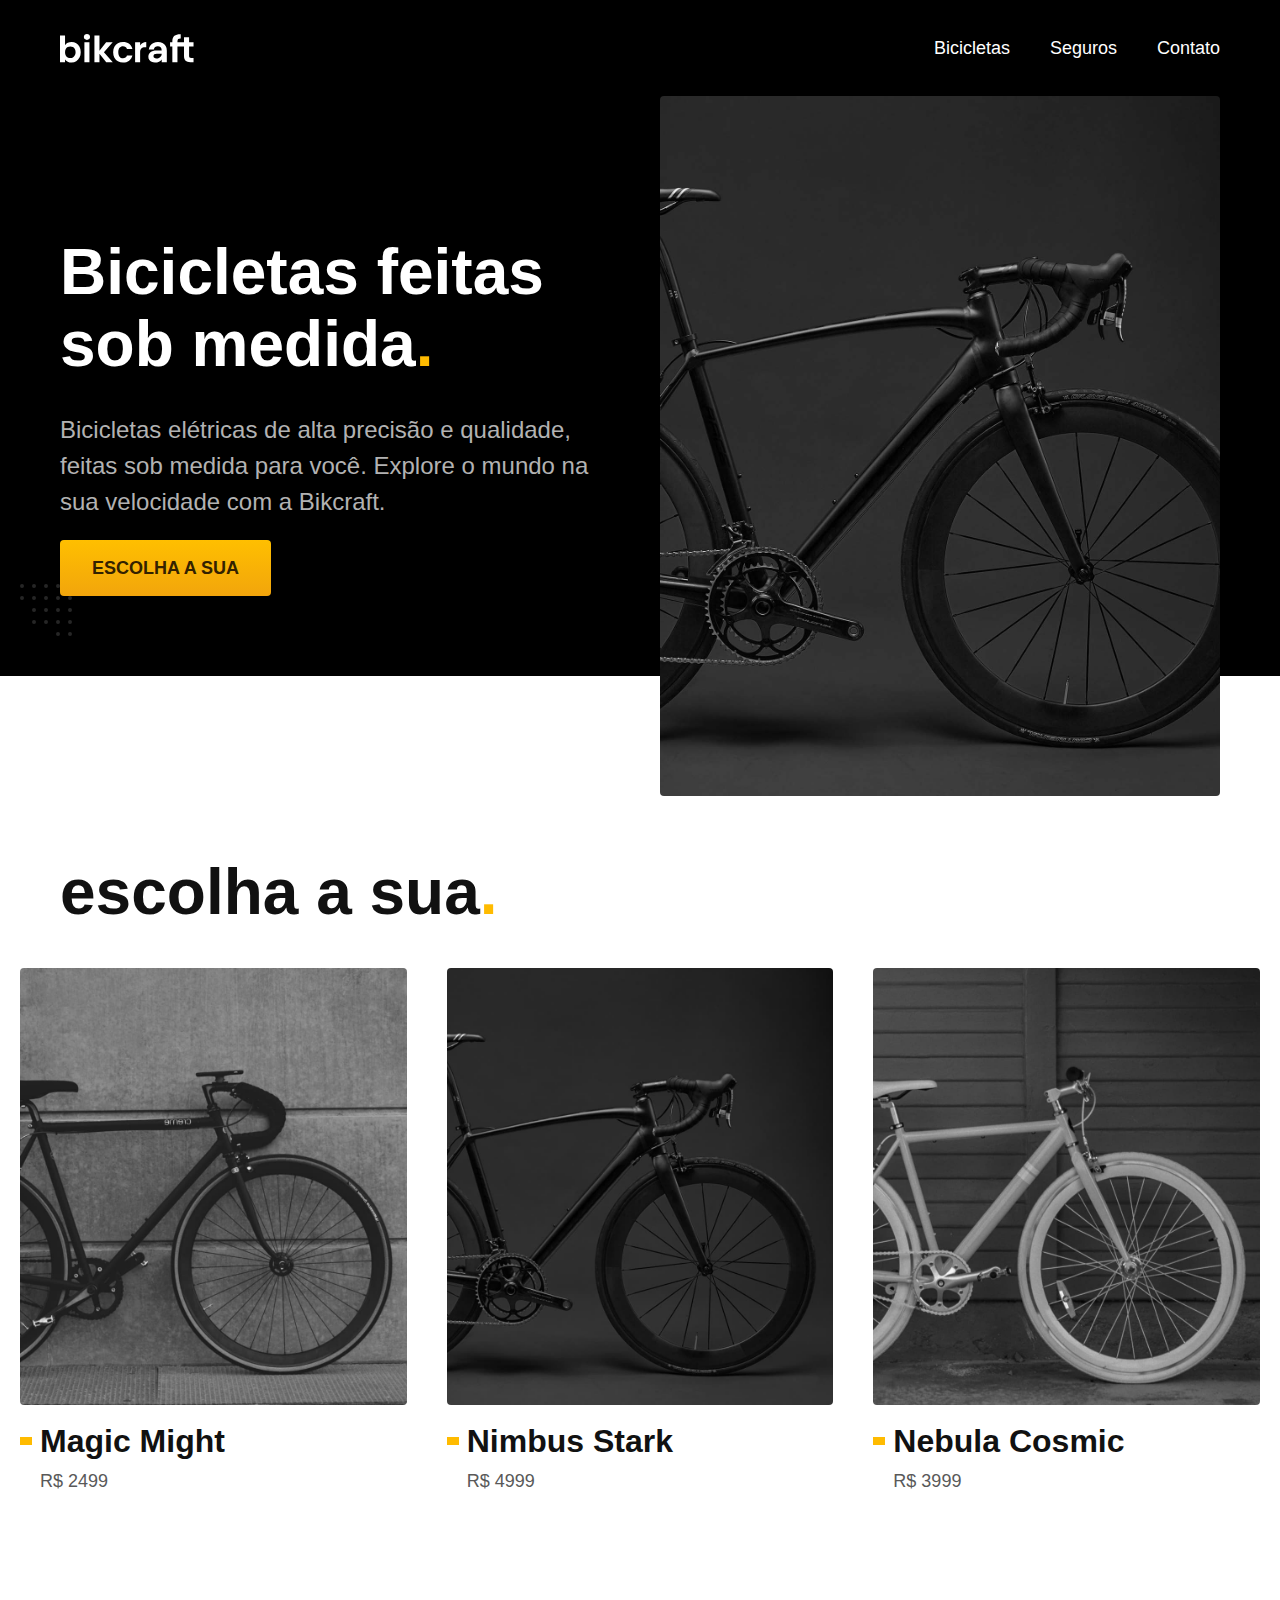
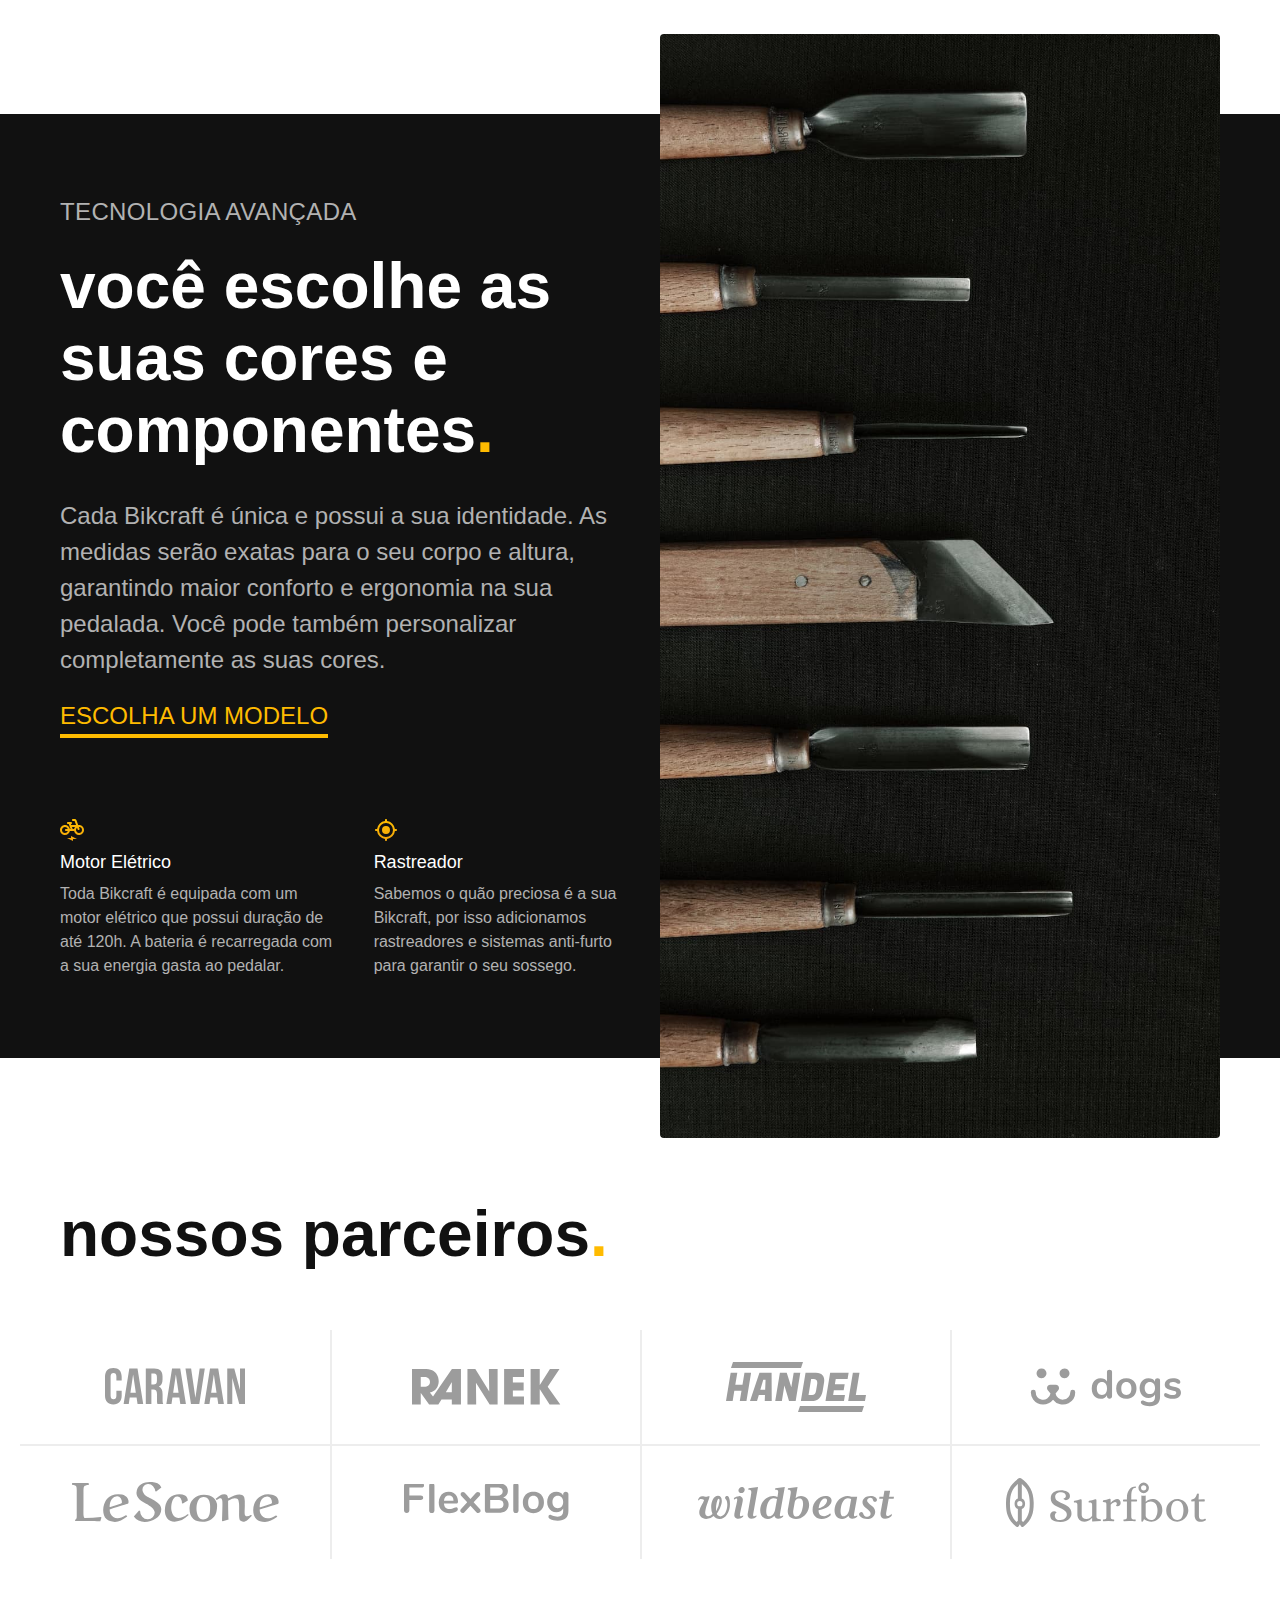
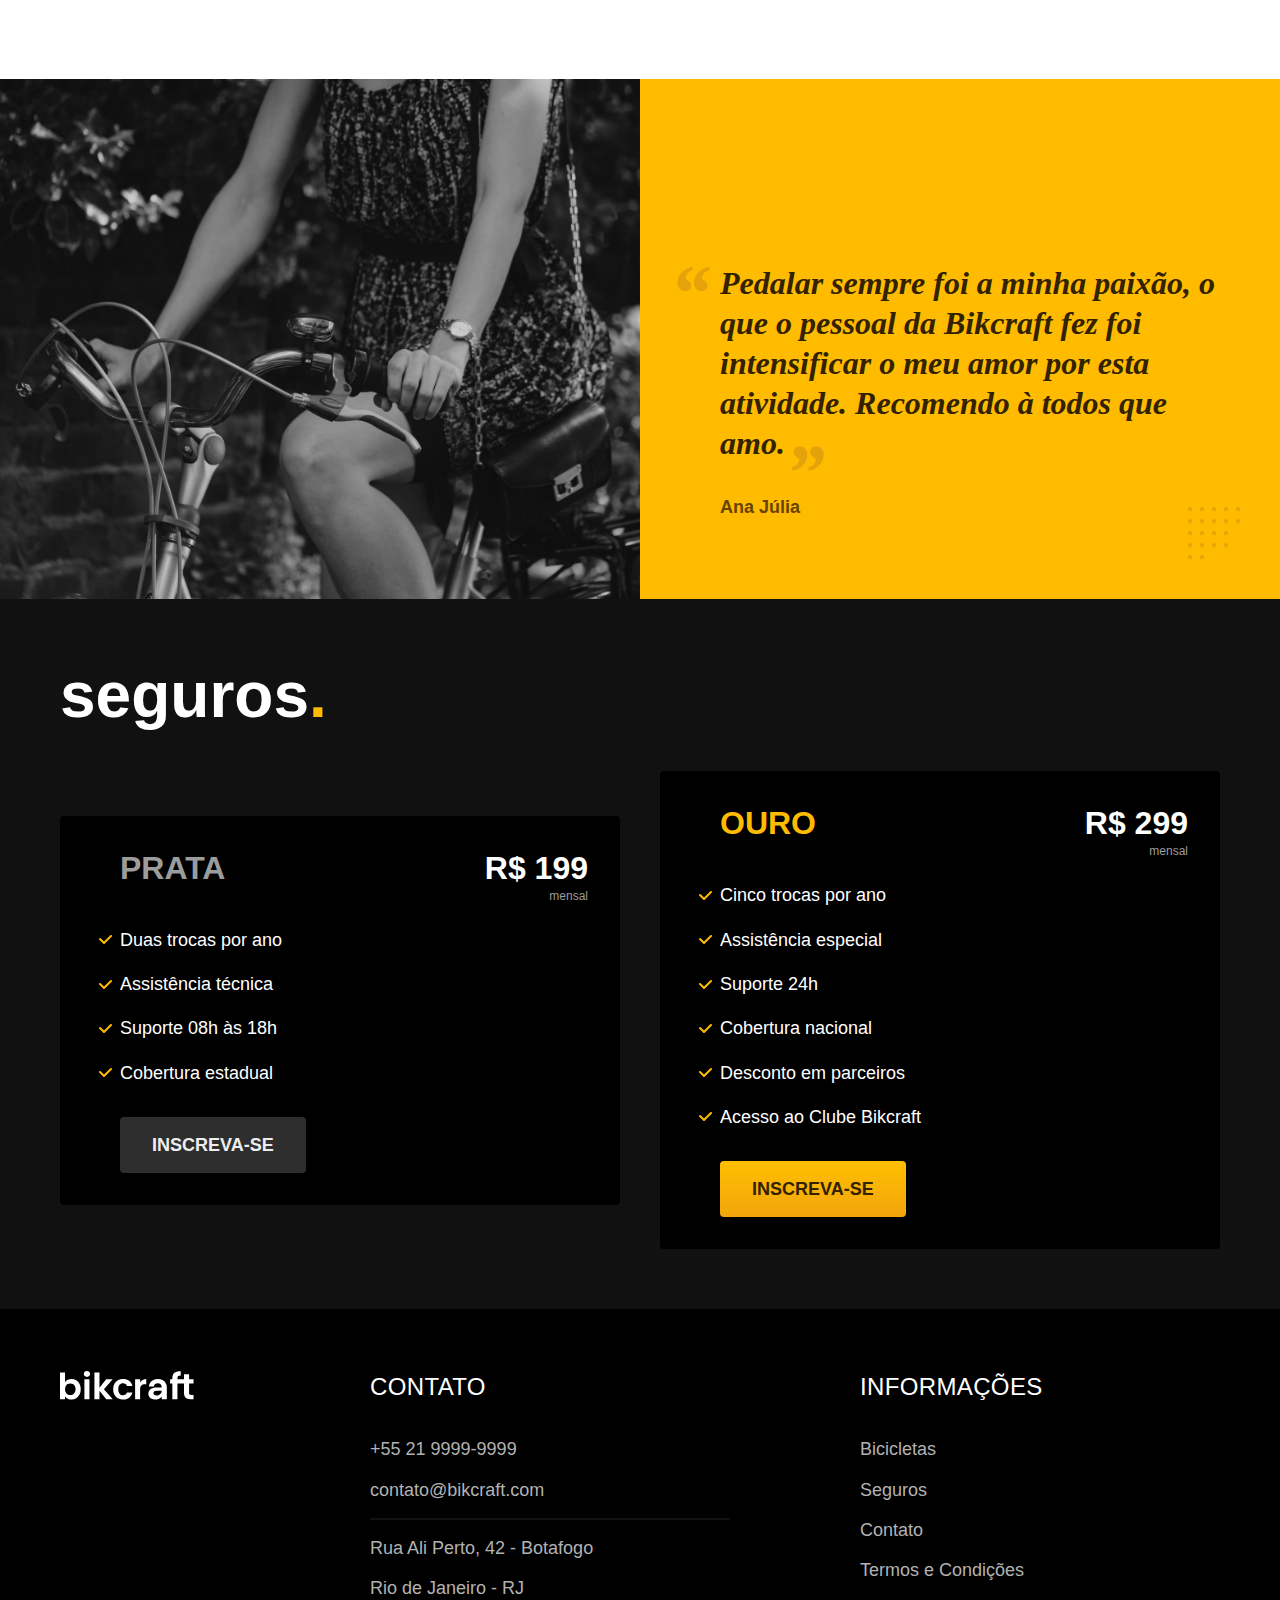
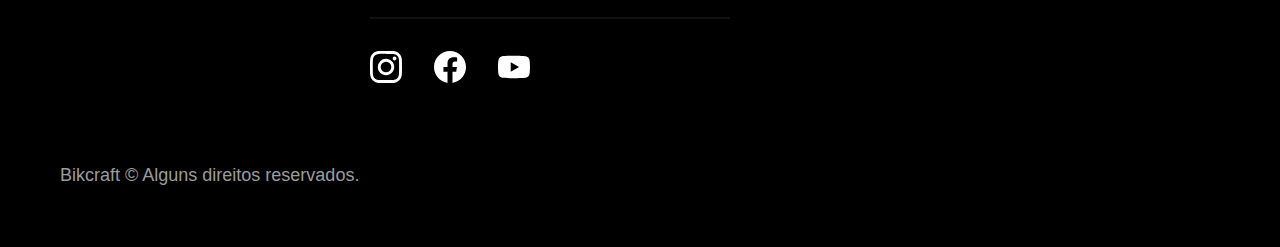
<file: index.html>
<!DOCTYPE html>
<html lang="pt-br">

<head>
  <meta charset="UTF-8">
  <meta name="viewport" content="width=device-width, initial-scale=1.0">

  <title>Bikcraft - Bicicletas Elétricas</title>
  <meta name="description" content="Bicicletas elétricas de alta precisão e qualidade, feitas sob medida para o cliente. Explore o mundo na sua velocidade com a Bikcraft.">

  <link rel="preload" href="css/style.css" as="style">
  <link rel="stylesheet" href="css/style.css">
</head>

<body>
  <header class="header-bg">
    <div class="header container">
      <a href="../bikcraft">
        <img src="img/bikcraft.svg" width="136" height="32" alt="Bikcraft">
      </a>

      <nav aria-label="primaria">
        <ul class="header-menu font-1-m cor-0">
          <li><a href="bicicletas.html">Bicicletas</a></li>
          <li><a href="seguros.html">Seguros</a></li>
          <li><a href="contato.html">Contato</a></li>
        </ul>
      </nav>
    </div>
  </header>

  <main class="introducao-bg">
    <div class="introducao container">
      <div class="introducao-conteudo">
        <h1 class="font-1-xxl cor-0">Bicicletas feitas sob medida<span class="cor-p1">.</span></h1>
        <p class="font-2-l cor-5">Bicicletas elétricas de alta precisão e qualidade, feitas sob medida para você. Explore o mundo na sua velocidade com a Bikcraft.</p>
        <a class="botao" href="bicicletas.html">Escolha a sua</a>
      </div>
      <picture>
        <source media="(max-width: 800px)" srcset="./img/bicicletas/nimbus.jpg">
        <img src="img/fotos/introducao.jpg" width="1280" height="1600" alt="Bicicleta elétrica preta.">
      </picture>
    </div>
  </main>

  <article class="bicicletas-lista">
    <h2 class="container font-1-xxl">escolha a sua<span class="cor-p1">.</span></h2>

    <ul>
      <li>
        <a href="bicicletas/magic.html">
          <img src="img/bicicletas/magic-home.jpg" alt="Bicicleta preta" width="920" height="1040">
          <h3 class="font-1-xl">Magic Might</h3>
          <span class="font-2-m cor-8">R$ 2499</span>
        </a>
      </li>
      <li>
        <a href="bicicletas/nimbus.html">
          <img src="img/bicicletas/nimbus-home.jpg" alt="Bicicleta preta" width="920" height="1040">
          <h3 class="font-1-xl">Nimbus Stark</h3>
          <span class="font-2-m cor-8">R$ 4999</span>
        </a>
      </li>
      <li>
        <a href="bicicletas/nebula.html">
          <img src="img/bicicletas/nebula-home.jpg" alt="Bicicleta preta" width="920" height="1040">
          <h3 class="font-1-xl">Nebula Cosmic</h3>
          <span class="font-2-m cor-8">R$ 3999</span>
        </a>
      </li>
    </ul>
  </article>

  <article class="tecnologia-bg">
    <div class="tecnologia container">
      <div class="tecnologia-conteudo">
        <span class="font-2-l-b cor-5">Tecnologia Avançada</span>
        <h2 class="font-1-xxl cor-0">você escolhe as suas cores e componentes<span class="cor-p1">.</span></h2>
        <p class="font-2-l cor-5">Cada Bikcraft é única e possui a sua identidade. As medidas serão exatas para o seu corpo e altura, garantindo maior conforto e ergonomia na sua pedalada. Você pode também personalizar completamente as suas cores.</p>
        <a class="link" href="bicicletas.html">Escolha um modelo</a>
        <div class="tecnologia-vantagens">
          <div>
            <img src="img/icones/eletrica.svg" width="24" height="24" alt="">
            <h3 class="font-1-m cor-0">Motor Elétrico</h3>
            <p class="font-2-s cor-5">Toda Bikcraft é equipada com um motor elétrico que possui duração de até 120h. A bateria é recarregada com a sua energia gasta ao pedalar.</p>
          </div>
          <div>
            <img src="img/icones/rastreador.svg" width="24" height="24" alt="">
            <h3 class="font-1-m cor-0">Rastreador</h3>
            <p class="font-2-s cor-5">Sabemos o quão preciosa é a sua Bikcraft, por isso adicionamos rastreadores e sistemas anti-furto para garantir o seu sossego.</p>
          </div>
        </div>
      </div>
      <div class="tecnologia-imagem">
        <img src="img/fotos/tecnologia.jpg" width="1200" height="1920" alt="">
      </div>
    </div>
  </article>

  <section class="parceiros" aria-label="Nossos Parceiros">
    <h2 class="container font-1-xxl">nossos parceiros<span class="cor-p1">.</span></h2>

    <ul>
      <li><img src="img/parceiros/caravan.svg" alt="Caravan" width="140" height="38"></li>
      <li><img src="img/parceiros/ranek.svg" alt="Ranek" width="149" height="36"></li>
      <li><img src="img/parceiros/handel.svg" alt="Handel" width="140" height="50"></li>
      <li><img src="img/parceiros/dogs.svg" alt="Dogs" width="152" height="39"></li>
      <li><img src="img/parceiros/lescone.svg" alt="LeScone" width="208" height="41"></li>
      <li><img src="img/parceiros/flexblog.svg" alt="FlexBlog" width="165" height="38"></li>
      <li><img src="img/parceiros/wildbeast.svg" alt="Wildbeast" width="196" height="34"></li>
      <li><img src="img/parceiros/surfbot.svg" alt="Surfbot" width="200" height="49"></li>
    </ul>
  </section>

  <section class="depoimento" aria-label="Depoimento">
    <div>
      <img src="img/fotos/depoimento.jpg" width="1560" height="1360" alt="Pessoa pedalando uma bicicleta Bikcraft">
    </div>
    <div class="depoimento-conteudo">
      <blockquote class="font-1-xl cor-p5">
        <p>Pedalar sempre foi a minha paixão, o que o pessoal da Bikcraft fez foi intensificar o meu amor por esta atividade. Recomendo à todos que amo.</p>
      </blockquote>
      <span class="font-1-m-b cor-p4">Ana Júlia</span>
    </div>
  </section>

  <article class="seguros-bg">
    <div class="seguros container">
      <h2 class="font-1-xxl cor-0">seguros<span class="cor-p1">.</span></h2>
      <div class="seguros-item">
        <h3 class="font-1-xl cor-6">PRATA</h3>
        <span class="font-1-xl cor-0">R$ 199 <span class="font-1-xs cor-6">mensal</span></span>
        <ul class="font-2-m cor-0">
          <li>Duas trocas por ano</li>
          <li>Assistência técnica</li>
          <li>Suporte 08h às 18h</li>
          <li>Cobertura estadual</li>
        </ul>
        <a class="botao secundario" href="orcamento.html">Inscreva-se</a>
      </div>

      <div class="seguros-item">
        <h3 class="font-1-xl cor-p1">OURO</h3>
        <span class="font-1-xl cor-0">R$ 299 <span class="font-1-xs cor-6">mensal</span></span>
        <ul class="font-2-m cor-0">
          <li>Cinco trocas por ano</li>
          <li>Assistência especial</li>
          <li>Suporte 24h</li>
          <li>Cobertura nacional</li>
          <li>Desconto em parceiros</li>
          <li>Acesso ao Clube Bikcraft</li>
        </ul>
        <a class="botao" href="orcamento.html">Inscreva-se</a>
      </div>
    </div>
  </article>

  <footer class="footer-bg">
    <div class="footer container">
      <img src="img/bikcraft.svg" width="136" height="32" alt="Bikcraft">
      <div class="footer-contato">
        <h3 class="font-2-l-b cor-0">Contato</h3>
        <ul class="font-2-m cor-5">
          <li><a href="tel:+552199999999">+55 21 9999-9999</a></li>
          <li><a href="mailto:contato@bikcraft.com">contato@bikcraft.com</a></li>
          <li>Rua Ali Perto, 42 - Botafogo</li>
          <li>Rio de Janeiro - RJ</li>
        </ul>
        <div class="footer-redes">
          <a href="../bikcraft">
            <img src="img/redes/instagram.svg" width="32" height="32" alt="Instagram">
          </a>
          <a href="../bikcraft">
            <img src="img/redes/facebook.svg" width="32" height="32" alt="Facebook">
          </a>
          <a href="../bikcraft">
            <img src="img/redes/youtube.svg" width="32" height="32" alt="Youtube">
          </a>
        </div>
      </div>
      <div class="footer-informacoes">
        <h3 class="font-2-l-b cor-0">Informações</h3>
        <nav>
          <ul class="font-1-m cor-5">
            <li><a href="bicicletas.html">Bicicletas</a></li>
            <li><a href="seguros.html">Seguros</a></li>
            <li><a href="contato.html">Contato</a></li>
            <li><a href="termos.html">Termos e Condições</a></li>
          </ul>
        </nav>
      </div>
      <p class="footer-copy font-2-m cor-6">Bikcraft © Alguns direitos reservados.</p>
    </div>
  </footer>
</body>

</html>
</file>
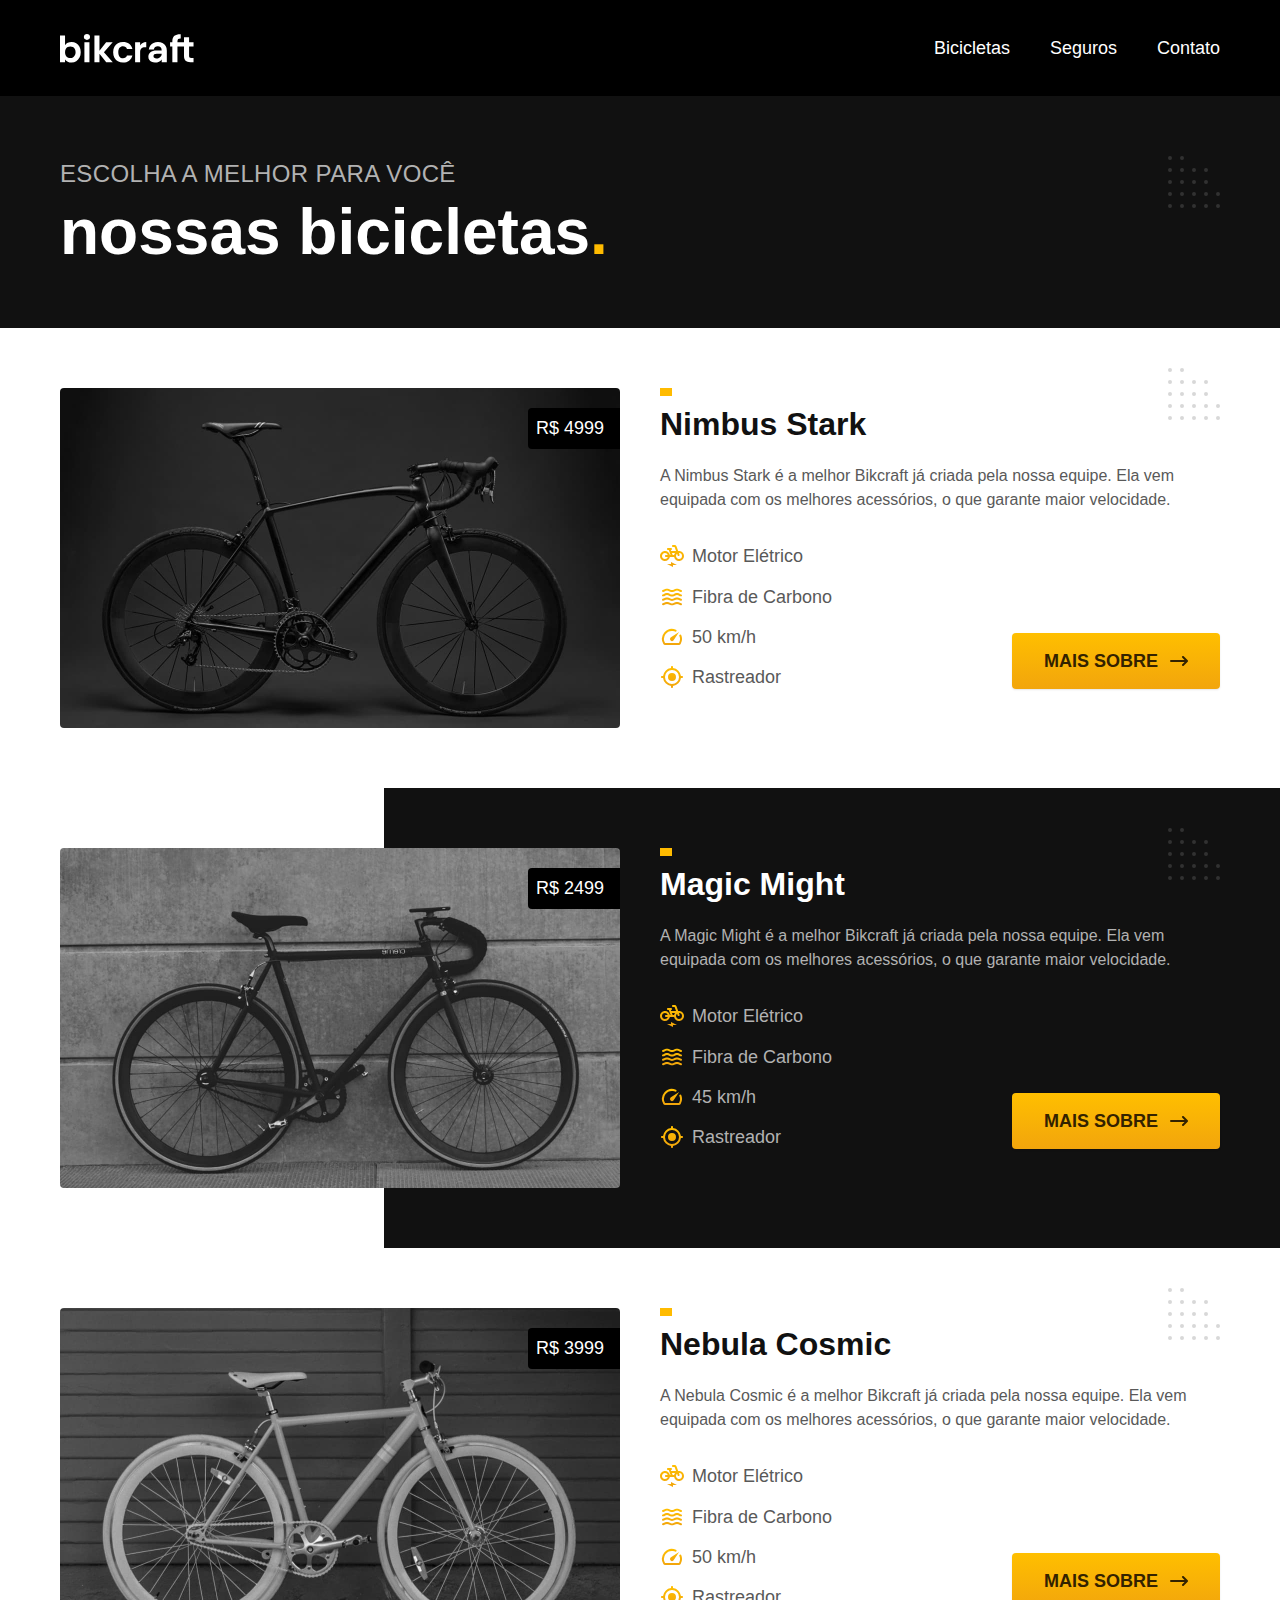
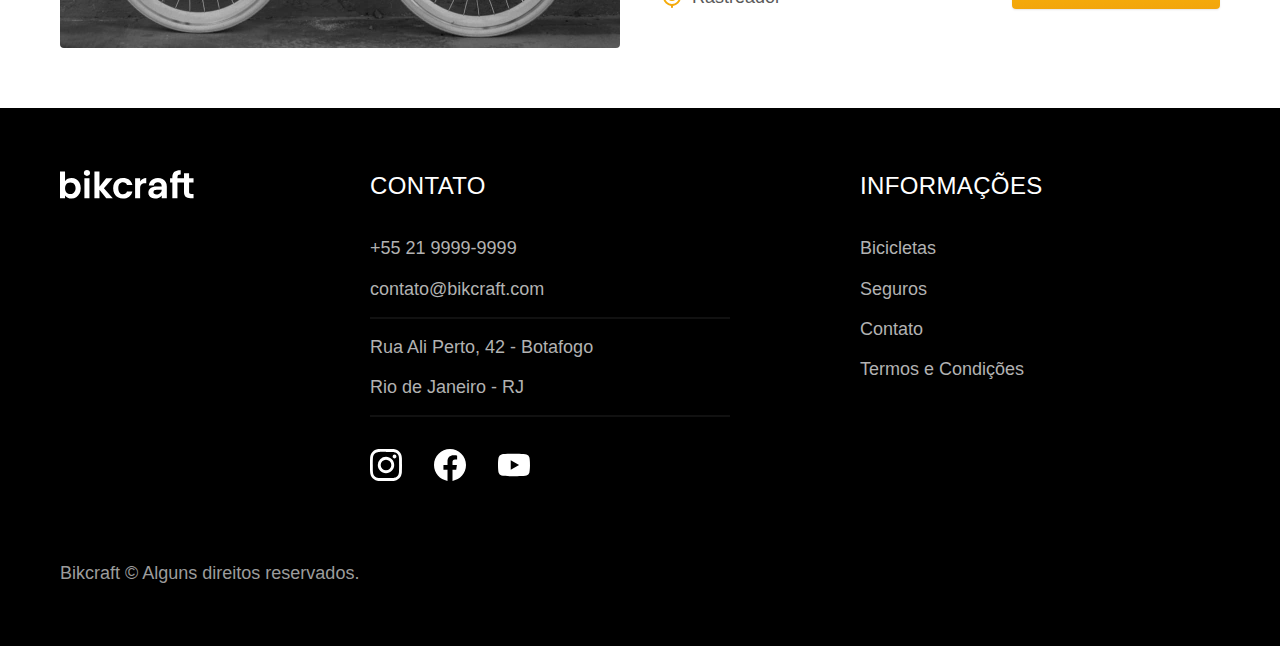
<file: bicicletas.html>
<!DOCTYPE html>
<html lang="pt-br">

<head>
  <meta charset="UTF-8">
  <meta name="viewport" content="width=device-width, initial-scale=1.0">

  <title>Bicicletas | Bikcraft</title>
  <meta name="description" content="Bicicletas">

  <link rel="preload" href="css/style.css" as="style">
  <link rel="stylesheet" href="css/style.css">
</head>

<body id="bicicletas">
  <header class="header-bg">
    <div class="header container">
      <a href="../bikcraft">
        <img src="img/bikcraft.svg" alt="Bikcraft">
      </a>

      <nav aria-label="primaria">
        <ul class="header-menu font-1-m cor-0">
          <li><a href="bicicletas.html">Bicicletas</a></li>
          <li><a href="seguros.html">Seguros</a></li>
          <li><a href="contato.html">Contato</a></li>
        </ul>
      </nav>
    </div>
  </header>

  <main>
    <div class="titulo-bg">
      <div class="titulo container">
        <p class="font-2-l-b cor-5">Escolha a melhor para você</p>
        <h1 class="font-1-xxl cor-0">nossas bicicletas<span class="cor-p1">.</span></h1>
      </div>
    </div>

    <div class="bicicletas container">
      <div class="bicicletas-imagem">
        <img src="img/bicicletas/nimbus.jpg" alt="Bicicleta preta">
        <span class="font-2-m cor-0">R$ 4999</span>
      </div>
      <div class="bicicletas-conteudo">
        <h2 class="font-1-xl">Nimbus Stark</h2>
        <p class="font-2-s cor-8">A Nimbus Stark é a melhor Bikcraft já criada pela nossa equipe. Ela vem equipada com os melhores acessórios, o que garante maior velocidade.</p>
        <ul class="font-1-m cor-8">
          <li>
            <img src="img/icones/eletrica.svg" alt="">
            Motor Elétrico
          </li>
          <li>
            <img src="img/icones/carbono.svg" alt="">
            Fibra de Carbono
          </li>
          <li>
            <img src="img/icones/velocidade.svg" alt="">
            50 km/h
          </li>
          <li>
            <img src="img/icones/rastreador.svg" alt="">
            Rastreador
          </li>
        </ul>
        <a class="botao seta" href="bicicletas/nimbus.html">Mais Sobre</a>
      </div>
    </div>

    <div class="bicicletas-bg">
      <div class="bicicletas container">
        <div class="bicicletas-imagem">
          <img src="img/bicicletas/magic.jpg" alt="Bicicleta preta">
          <span class="font-2-m cor-0">R$ 2499</span>
        </div>
        <div class="bicicletas-conteudo">
          <h2 class="font-1-xl cor-0">Magic Might</h2>
          <p class="font-2-s cor-5">A Magic Might é a melhor Bikcraft já criada pela nossa equipe. Ela vem equipada com os melhores acessórios, o que garante maior velocidade.</p>
          <ul class="font-1-m cor-5">
            <li>
              <img src="img/icones/eletrica.svg" alt="">
              Motor Elétrico
            </li>
            <li>
              <img src="img/icones/carbono.svg" alt="">
              Fibra de Carbono
            </li>
            <li>
              <img src="img/icones/velocidade.svg" alt="">
              45 km/h
            </li>
            <li>
              <img src="img/icones/rastreador.svg" alt="">
              Rastreador
            </li>
          </ul>
          <a class="botao seta" href="bicicletas/magic.html">Mais Sobre</a>
        </div>
      </div>
    </div>

    <div class="bicicletas container">
      <div class="bicicletas-imagem">
        <img src="img/bicicletas/nebula.jpg" alt="Bicicleta preta">
        <span class="font-2-m cor-0">R$ 3999</span>
      </div>
      <div class="bicicletas-conteudo">
        <h2 class="font-1-xl">Nebula Cosmic</h2>
        <p class="font-2-s cor-8">A Nebula Cosmic é a melhor Bikcraft já criada pela nossa equipe. Ela vem equipada com os melhores acessórios, o que garante maior velocidade.</p>
        <ul class="font-1-m cor-8">
          <li>
            <img src="img/icones/eletrica.svg" alt="">
            Motor Elétrico
          </li>
          <li>
            <img src="img/icones/carbono.svg" alt="">
            Fibra de Carbono
          </li>
          <li>
            <img src="img/icones/velocidade.svg" alt="">
            50 km/h
          </li>
          <li>
            <img src="img/icones/rastreador.svg" alt="">
            Rastreador
          </li>
        </ul>
        <a class="botao seta" href="bicicletas/nebula.html">Mais Sobre</a>
      </div>
    </div>

  </main>

  <footer class="footer-bg">
    <div class="footer container">
      <img src="img/bikcraft.svg" alt="Bikcraft">
      <div class="footer-contato">
        <h3 class="font-2-l-b cor-0">Contato</h3>
        <ul class="font-2-m cor-5">
          <li><a href="tel:+552199999999">+55 21 9999-9999</a></li>
          <li><a href="mailto:contato@bikcraft.com">contato@bikcraft.com</a></li>
          <li>Rua Ali Perto, 42 - Botafogo</li>
          <li>Rio de Janeiro - RJ</li>
        </ul>
        <div class="footer-redes">
          <a href="../bikcraft">
            <img src="img/redes/instagram.svg" alt="Instagram">
          </a>
          <a href="../bikcraft">
            <img src="img/redes/facebook.svg" alt="Facebook">
          </a>
          <a href="../bikcraft">
            <img src="img/redes/youtube.svg" alt="Youtube">
          </a>
        </div>
      </div>
      <div class="footer-informacoes">
        <h3 class="font-2-l-b cor-0">Informações</h3>
        <nav>
          <ul class="font-1-m cor-5">
            <li><a href="bicicletas.html">Bicicletas</a></li>
            <li><a href="seguros.html">Seguros</a></li>
            <li><a href="contato.html">Contato</a></li>
            <li><a href="termos.html">Termos e Condições</a></li>
          </ul>
        </nav>
      </div>
      <p class="footer-copy font-2-m cor-6">Bikcraft © Alguns direitos reservados.</p>
    </div>
  </footer>
</body>

</html>
</file>
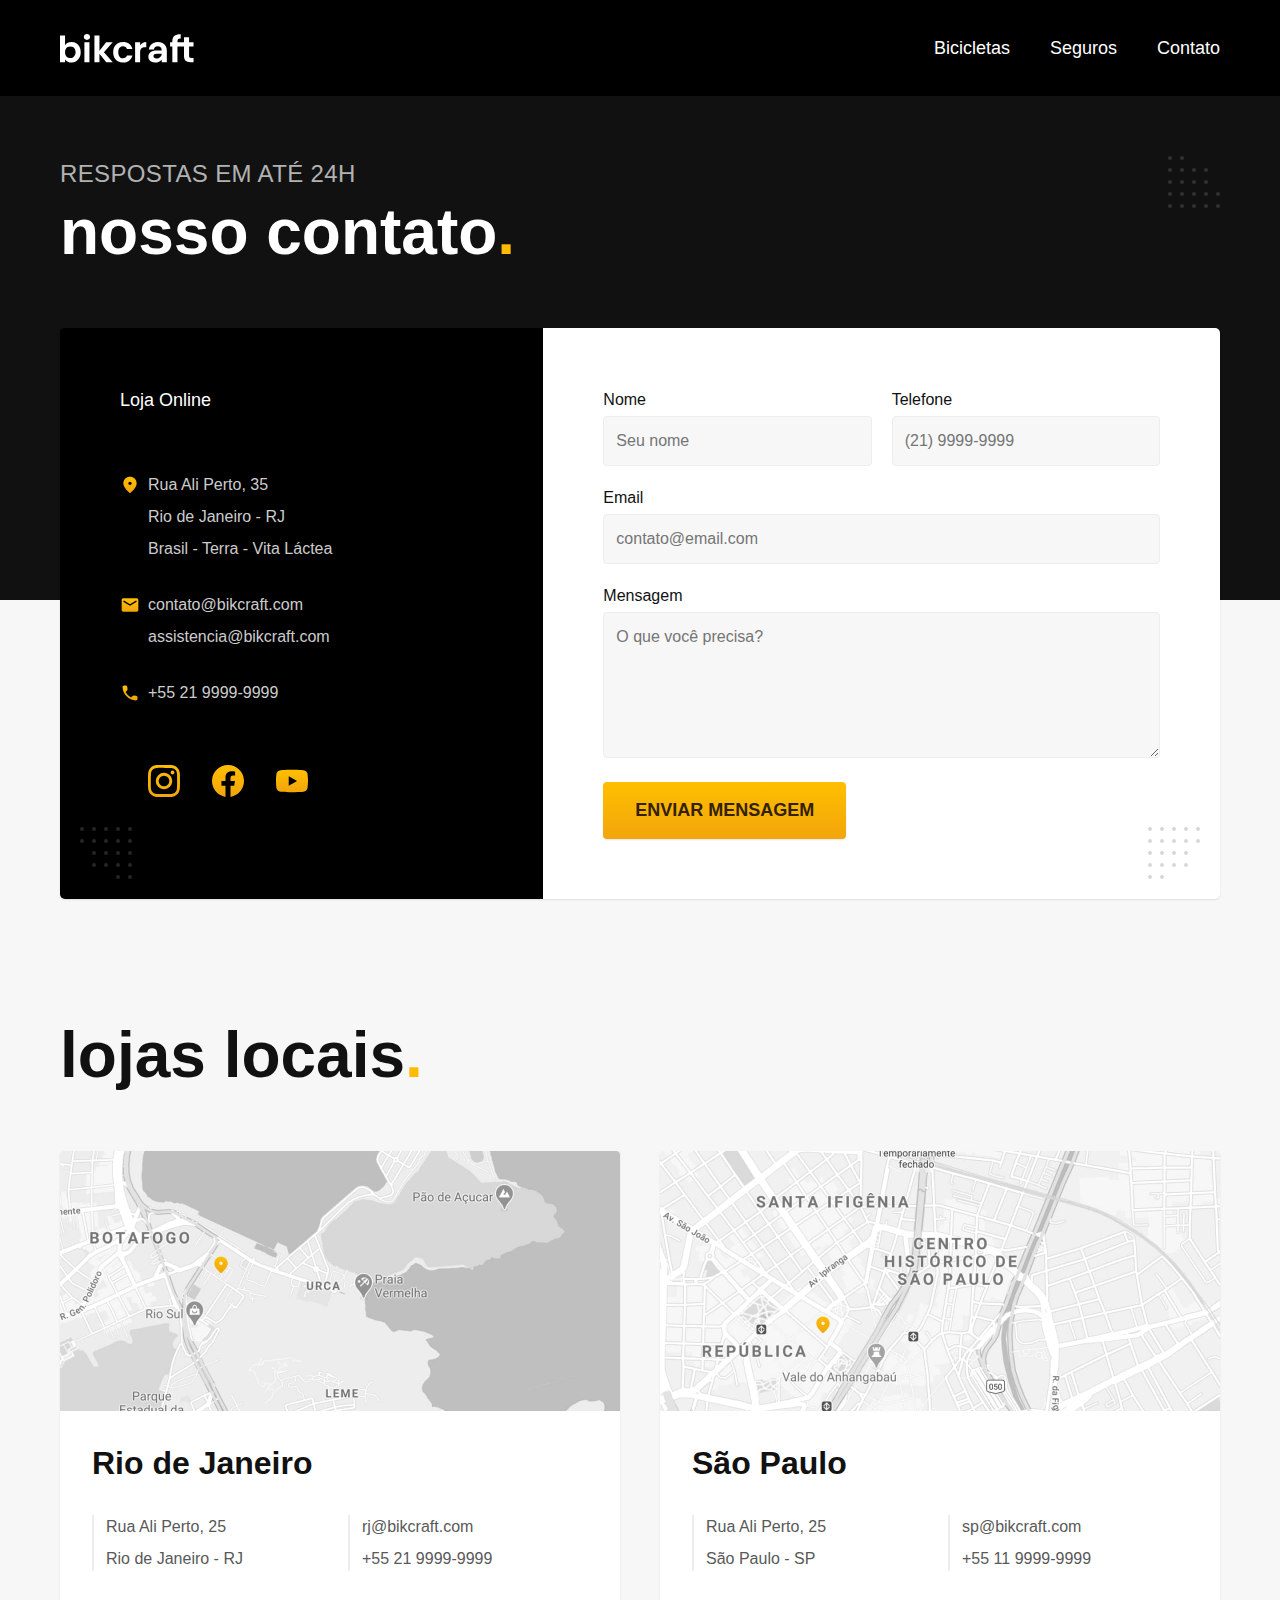
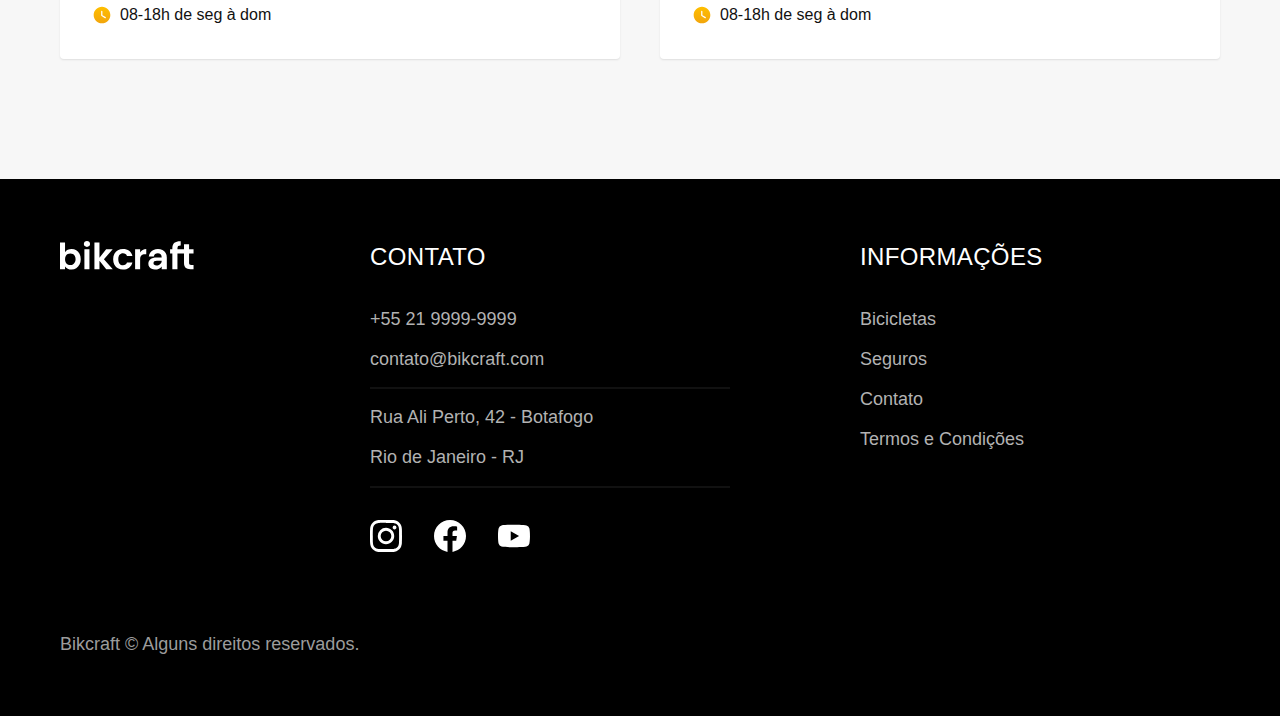
<file: contato.html>
<!DOCTYPE html>
<html lang="pt-br">

<head>
  <meta charset="UTF-8">
  <meta name="viewport" content="width=device-width, initial-scale=1.0">

  <title>Contato | Bikcraft</title>
  <meta name="description" content="Contato.">

  <link rel="preload" href="css/style.css" as="style">
  <link rel="stylesheet" href="css/style.css">
</head>

<body id="contato">
  <header class="header-bg">
    <div class="header container">
      <a href="../bikcraft">
        <img src="img/bikcraft.svg" alt="Bikcraft">
      </a>

      <nav aria-label="primaria">
        <ul class="header-menu font-1-m cor-0">
          <li><a href="bicicletas.html">Bicicletas</a></li>
          <li><a href="seguros.html">Seguros</a></li>
          <li><a href="contato.html">Contato</a></li>
        </ul>
      </nav>
    </div>
  </header>

  <main>
    <div class="titulo-bg">
      <div class="titulo container">
        <p class="font-2-l-b cor-5">Respostas em até 24h</p>
        <h1 class="font-1-xxl cor-0">nosso contato<span class="cor-p1">.</span></h1>
      </div>
    </div>

    <div class="contato container">
      <section class="contato-dados" aria-label="Endereço">
        <h2 class="font-1-m cor-0">Loja Online</h2>
        <div class="contato-endereco font-2-s cor-4">
          <p>Rua Ali Perto, 35</p>
          <p>Rio de Janeiro - RJ</p>
          <p>Brasil - Terra - Vita Láctea</p>
        </div>
        <address class="contato-meios font-2-s cor-4">
          <a href="mailto:contato@bikcraft.com">contato@bikcraft.com</a>
          <a href="mailto:assistencia@bikcraft.com">assistencia@bikcraft.com</a>
          <a href="tel:+552199999999">+55 21 9999-9999</a>
        </address>
        <div class="contato-redes">
          <a href="../bikcraft">
            <img src="img/redes/instagram-p.svg" alt="Instagram">
          </a>
          <a href="../bikcraft">
            <img src="img/redes/facebook-p.svg" alt="Facebook">
          </a>
          <a href="../bikcraft">
            <img src="img/redes/youtube-p.svg" alt="Youtube">
          </a>
        </div>
      </section>
      <section class="contato-formulario" aria-label="Formulário">
        <form class="form" action="contato.html">
          <div>
            <label for="nome">Nome</label>
            <input type="text" id="nome" name="nome" placeholder="Seu nome">
          </div>
          <div>
            <label for="telefone">Telefone</label>
            <input type="text" id="telefone" name="telefone" placeholder="(21) 9999-9999">
          </div>
          <div class="col-2">
            <label for="email">Email</label>
            <input type="email" id="email" name="email" placeholder="contato@email.com">
          </div>
          <div class="col-2">
            <label for="mensagem">Mensagem</label>
            <textarea rows="5" id="mensagem" name="mensagem" placeholder="O que você precisa?"></textarea>
          </div>
          <button class="botao col-2">Enviar Mensagem</button>
        </form>
      </section>
    </div>
  </main>

  <article class="lojas container">
    <h2 class="font-1-xxl">lojas locais<span class="cor-p1">.</span></h2>
    <div class="lojas-item">
      <img src="img/lojas/rj.jpg" alt="mapa marcando o endereço em Rua Ali Perto, 25 - Rio de Janeiro - RJ">
      <div class="lojas-conteudo">
        <h3 class="font-1-xl">Rio de Janeiro</h3>
        <div class="lojas-dados font-2-s cor-8">
          <p>Rua Ali Perto, 25</p>
          <p>Rio de Janeiro - RJ</p>
        </div>
        <div class="lojas-dados font-2-s cor-8">
          <a href="mailto:rj@bikcraft.com">rj@bikcraft.com</a>
          <a href="tel:+552199999999">+55 21 9999-9999</a>
        </div>
        <p class="lojas-tempo font-1-s"><img src="img/icones/horario.svg" alt="">08-18h de seg à dom</p>
      </div>
    </div>

    <div class="lojas-item">
      <img src="img/lojas/sp.jpg" alt="mapa marcando o endereço em Rua Ali Perto, 25 - São Paulo - SP">
      <div class="lojas-conteudo">
        <h3 class="font-1-xl">São Paulo</h3>
        <div class="lojas-dados font-2-s cor-8">
          <p>Rua Ali Perto, 25</p>
          <p>São Paulo - SP</p>
        </div>
        <div class="lojas-dados font-2-s cor-8">
          <a href="mailto:sp@bikcraft.com">sp@bikcraft.com</a>
          <a href="tel:+551199999999">+55 11 9999-9999</a>
        </div>
        <p class="lojas-tempo font-1-s"><img src="img/icones/horario.svg" alt="">08-18h de seg à dom</p>
      </div>
    </div>
  </article>

  <footer class="footer-bg">
    <div class="footer container">
      <img src="img/bikcraft.svg" alt="Bikcraft">
      <div class="footer-contato">
        <h3 class="font-2-l-b cor-0">Contato</h3>
        <ul class="font-2-m cor-5">
          <li><a href="tel:+552199999999">+55 21 9999-9999</a></li>
          <li><a href="mailto:contato@bikcraft.com">contato@bikcraft.com</a></li>
          <li>Rua Ali Perto, 42 - Botafogo</li>
          <li>Rio de Janeiro - RJ</li>
        </ul>
        <div class="footer-redes">
          <a href="../bikcraft">
            <img src="img/redes/instagram.svg" alt="Instagram">
          </a>
          <a href="../bikcraft">
            <img src="img/redes/facebook.svg" alt="Facebook">
          </a>
          <a href="../bikcraft">
            <img src="img/redes/youtube.svg" alt="Youtube">
          </a>
        </div>
      </div>
      <div class="footer-informacoes">
        <h3 class="font-2-l-b cor-0">Informações</h3>
        <nav>
          <ul class="font-1-m cor-5">
            <li><a href="bicicletas.html">Bicicletas</a></li>
            <li><a href="seguros.html">Seguros</a></li>
            <li><a href="contato.html">Contato</a></li>
            <li><a href="termos.html">Termos e Condições</a></li>
          </ul>
        </nav>
      </div>
      <p class="footer-copy font-2-m cor-6">Bikcraft © Alguns direitos reservados.</p>
    </div>
  </footer>
</body>

</html>
</file>
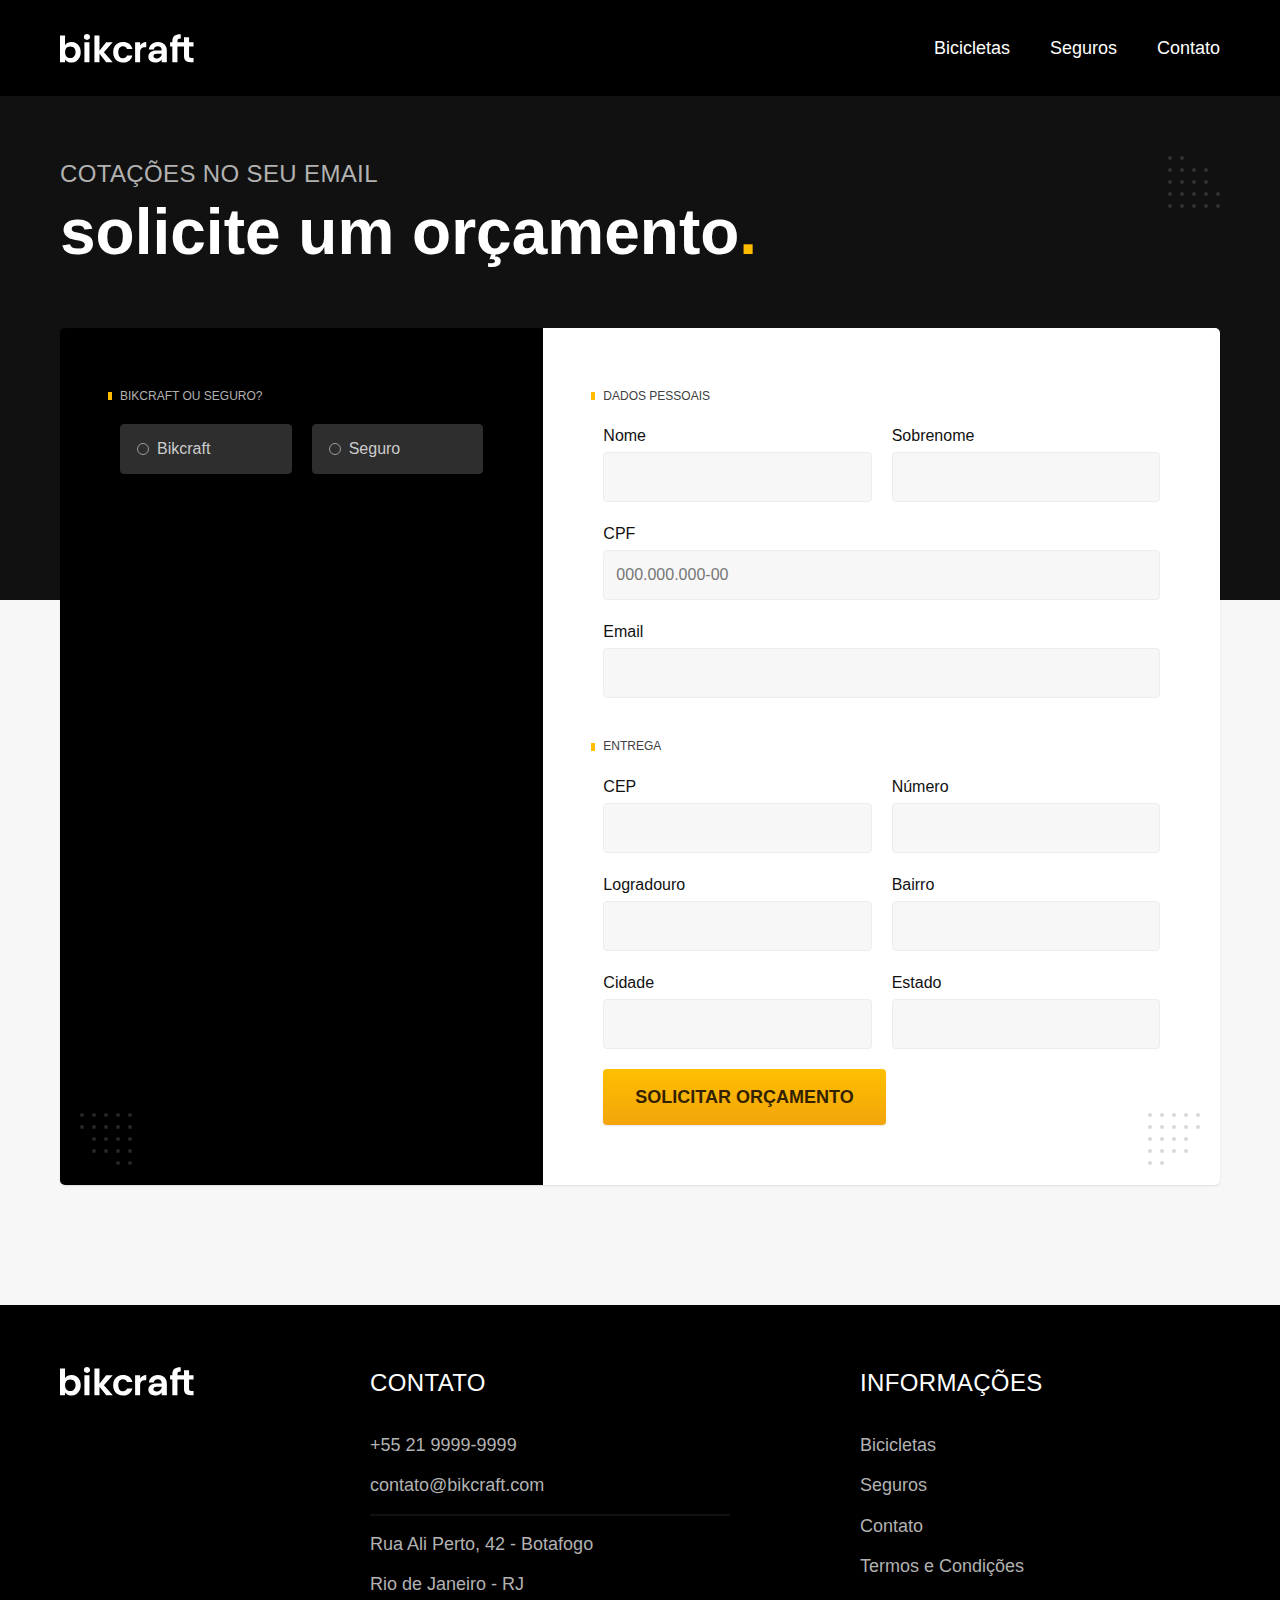
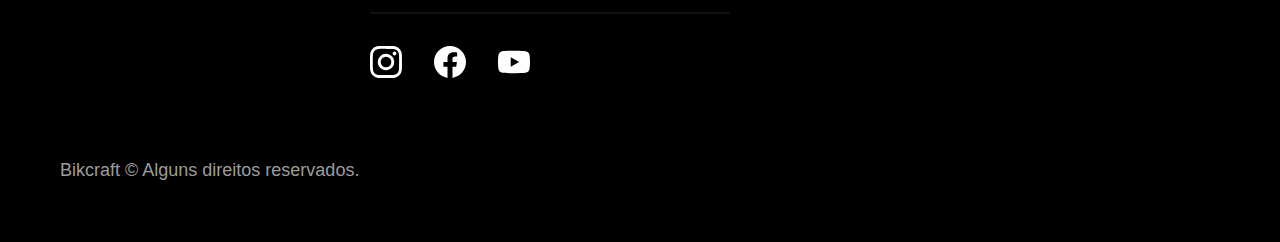
<file: orcamento.html>
<!DOCTYPE html>
<html lang="pt-br">

<head>
  <meta charset="UTF-8">
  <meta name="viewport" content="width=device-width, initial-scale=1.0">

  <title>Orçamento | Bikcraft</title>
  <meta name="description" content="Orçamento.">

  <link rel="preload" href="css/style.css" as="style">
  <link rel="stylesheet" href="css/style.css">
</head>

<body id="orcamento">
  <header class="header-bg">
    <div class="header container">
      <a href="../bikcraft">
        <img src="img/bikcraft.svg" alt="Bikcraft">
      </a>

      <nav aria-label="primaria">
        <ul class="header-menu font-1-m cor-0">
          <li><a href="bicicletas.html">Bicicletas</a></li>
          <li><a href="seguros.html">Seguros</a></li>
          <li><a href="contato.html">Contato</a></li>
        </ul>
      </nav>
    </div>
  </header>

  <main>
    <div class="titulo-bg">
      <div class="titulo container">
        <p class="font-2-l-b cor-5">Cotações no seu email</p>
        <h1 class="font-1-xxl cor-0">solicite um orçamento<span class="cor-p1">.</span></h1>
      </div>
    </div>

    <form class="orcamento container" action="orcamento.html">
      <div class="orcamento-produto">
        <h2 class="font-1-xs cor-5">Bikcraft ou Seguro?</h2>

        <input type="radio" name="tipo" value="bikcraft" id="bikcraft">
        <label for="bikcraft">Bikcraft</label>

        <input type="radio" name="tipo" value="seguro" id="seguro">
        <label for="seguro">Seguro</label>

        <div class="orcamento-conteudo" id="orcamento-bikcraft">
          <h2 class="font-1-xs cor-5">Escolha a sua</h2>

          <input type="radio" name="produto" value="nimbus" id="nimbus">
          <label for="nimbus">Nimbus Stark <span>R$ 4999</span></label>
          <div class="orcamento-detalhes">
            <ul class="font-1-xs cor-8">
              <li><img src="img/icones/eletrica.svg" alt=""> Motor Elétrico</li>
              <li><img src="img/icones/carbono.svg" alt=""> Fibra de Carbono</li>
              <li><img src="img/icones/velocidade.svg" alt=""> 50 km/h</li>
              <li><img src="img/icones/rastreador.svg" alt=""> Rastreador</li>
            </ul>
            <img src="img/bicicletas/nimbus.jpg" alt="Bicicleta preta">
          </div>

          <input type="radio" name="produto" value="magic" id="magic">
          <label for="magic">Magic Might <span>R$ 2499</span></label>
          <div class="orcamento-detalhes">
            <ul class="font-1-xs cor-8">
              <li><img src="img/icones/eletrica.svg" alt=""> Motor Elétrico</li>
              <li><img src="img/icones/carbono.svg" alt=""> Fibra de Carbono</li>
              <li><img src="img/icones/velocidade.svg" alt=""> 45 km/h</li>
              <li><img src="img/icones/rastreador.svg" alt=""> Rastreador</li>
            </ul>
            <img src="img/bicicletas/magic.jpg" alt="Bicicleta preta">
          </div>

          <input type="radio" name="produto" value="nebula" id="nebula">
          <label for="nebula">Nebula Cosmic <span>R$ 3999</span></label>
          <div class="orcamento-detalhes">
            <ul class="font-1-xs cor-8">
              <li><img src="img/icones/eletrica.svg" alt=""> Motor Elétrico</li>
              <li><img src="img/icones/carbono.svg" alt=""> Fibra de Carbono</li>
              <li><img src="img/icones/velocidade.svg" alt=""> 40 km/h</li>
              <li><img src="img/icones/rastreador.svg" alt=""> Rastreador</li>
            </ul>
            <img src="img/bicicletas/nebula.jpg" alt="Bicicleta branca">
          </div>

        </div>

        <div class="orcamento-conteudo" id="orcamento-seguro">
          <h2 class="font-1-xs cor-5">Escolha o plano</h2>

          <input type="radio" name="produto" value="prata" id="prata">
          <label for="prata">Prata <span>R$ 199</span></label>

          <input type="radio" name="produto" value="ouro" id="ouro">
          <label for="ouro">Ouro <span>R$ 299</span></label>
        </div>
      </div>
      <div class="orcamento-dados form">
        <h2 class="font-1-xs cor-9 col-2">dados pessoais</h2>
        <div>
          <label for="nome">Nome</label>
          <input type="text" id="nome" name="nome">
        </div>
        <div>
          <label for="sobrenome">Sobrenome</label>
          <input type="text" id="sobrenome" name="sobrenome">
        </div>
        <div class="col-2">
          <label for="cpf">CPF</label>
          <input type="text" id="cpf" name="cpf" placeholder="000.000.000-00">
        </div>
        <div class="col-2">
          <label for="email">Email</label>
          <input type="email" id="email" name="email">
        </div>
        <h2 class="font-1-xs cor-9 col-2">entrega</h2>
        <div>
          <label for="cep">CEP</label>
          <input type="text" id="cep" name="cep">
        </div>
        <div>
          <label for="numero">Número</label>
          <input type="text" id="numero" name="numero">
        </div>
        <div>
          <label for="logradouro">Logradouro</label>
          <input type="text" id="logradouro" name="logradouro">
        </div>
        <div>
          <label for="bairro">Bairro</label>
          <input type="text" id="bairro" name="bairro">
        </div>
        <div>
          <label for="cidade">Cidade</label>
          <input type="text" id="cidade" name="cidade">
        </div>
        <div>
          <label for="estado">Estado</label>
          <input type="text" id="estado" name="estado">
        </div>
        <button class="botao col-2">Solicitar Orçamento</button>
      </div>
    </form>
  </main>

  <footer class="footer-bg">
    <div class="footer container">
      <img src="img/bikcraft.svg" alt="Bikcraft">
      <div class="footer-contato">
        <h3 class="font-2-l-b cor-0">Contato</h3>
        <ul class="font-2-m cor-5">
          <li><a href="tel:+552199999999">+55 21 9999-9999</a></li>
          <li><a href="mailto:contato@bikcraft.com">contato@bikcraft.com</a></li>
          <li>Rua Ali Perto, 42 - Botafogo</li>
          <li>Rio de Janeiro - RJ</li>
        </ul>
        <div class="footer-redes">
          <a href="../bikcraft">
            <img src="img/redes/instagram.svg" alt="Instagram">
          </a>
          <a href="../bikcraft">
            <img src="img/redes/facebook.svg" alt="Facebook">
          </a>
          <a href="../bikcraft">
            <img src="img/redes/youtube.svg" alt="Youtube">
          </a>
        </div>
      </div>
      <div class="footer-informacoes">
        <h3 class="font-2-l-b cor-0">Informações</h3>
        <nav>
          <ul class="font-1-m cor-5">
            <li><a href="bicicletas.html">Bicicletas</a></li>
            <li><a href="seguros.html">Seguros</a></li>
            <li><a href="contato.html">Contato</a></li>
            <li><a href="termos.html">Termos e Condições</a></li>
          </ul>
        </nav>
      </div>
      <p class="footer-copy font-2-m cor-6">Bikcraft © Alguns direitos reservados.</p>
    </div>
  </footer>
</body>

</html>
</file>
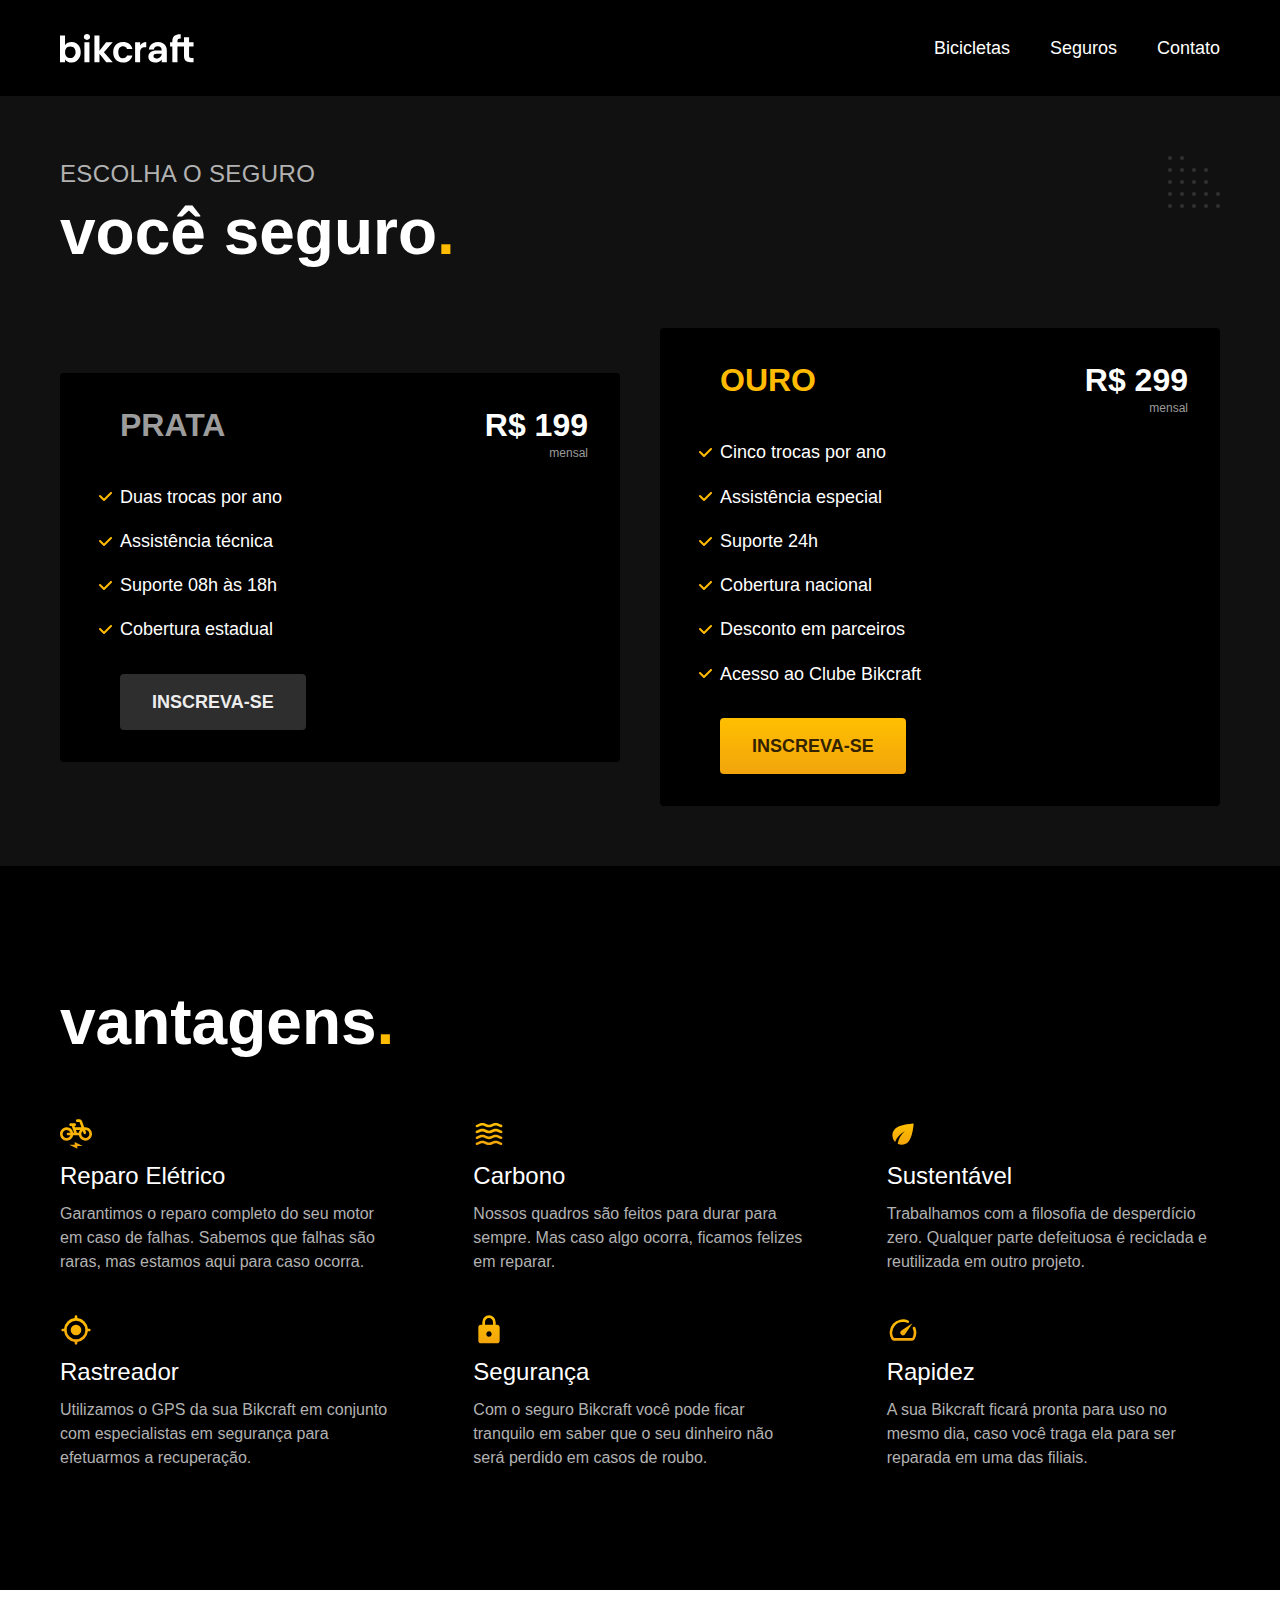
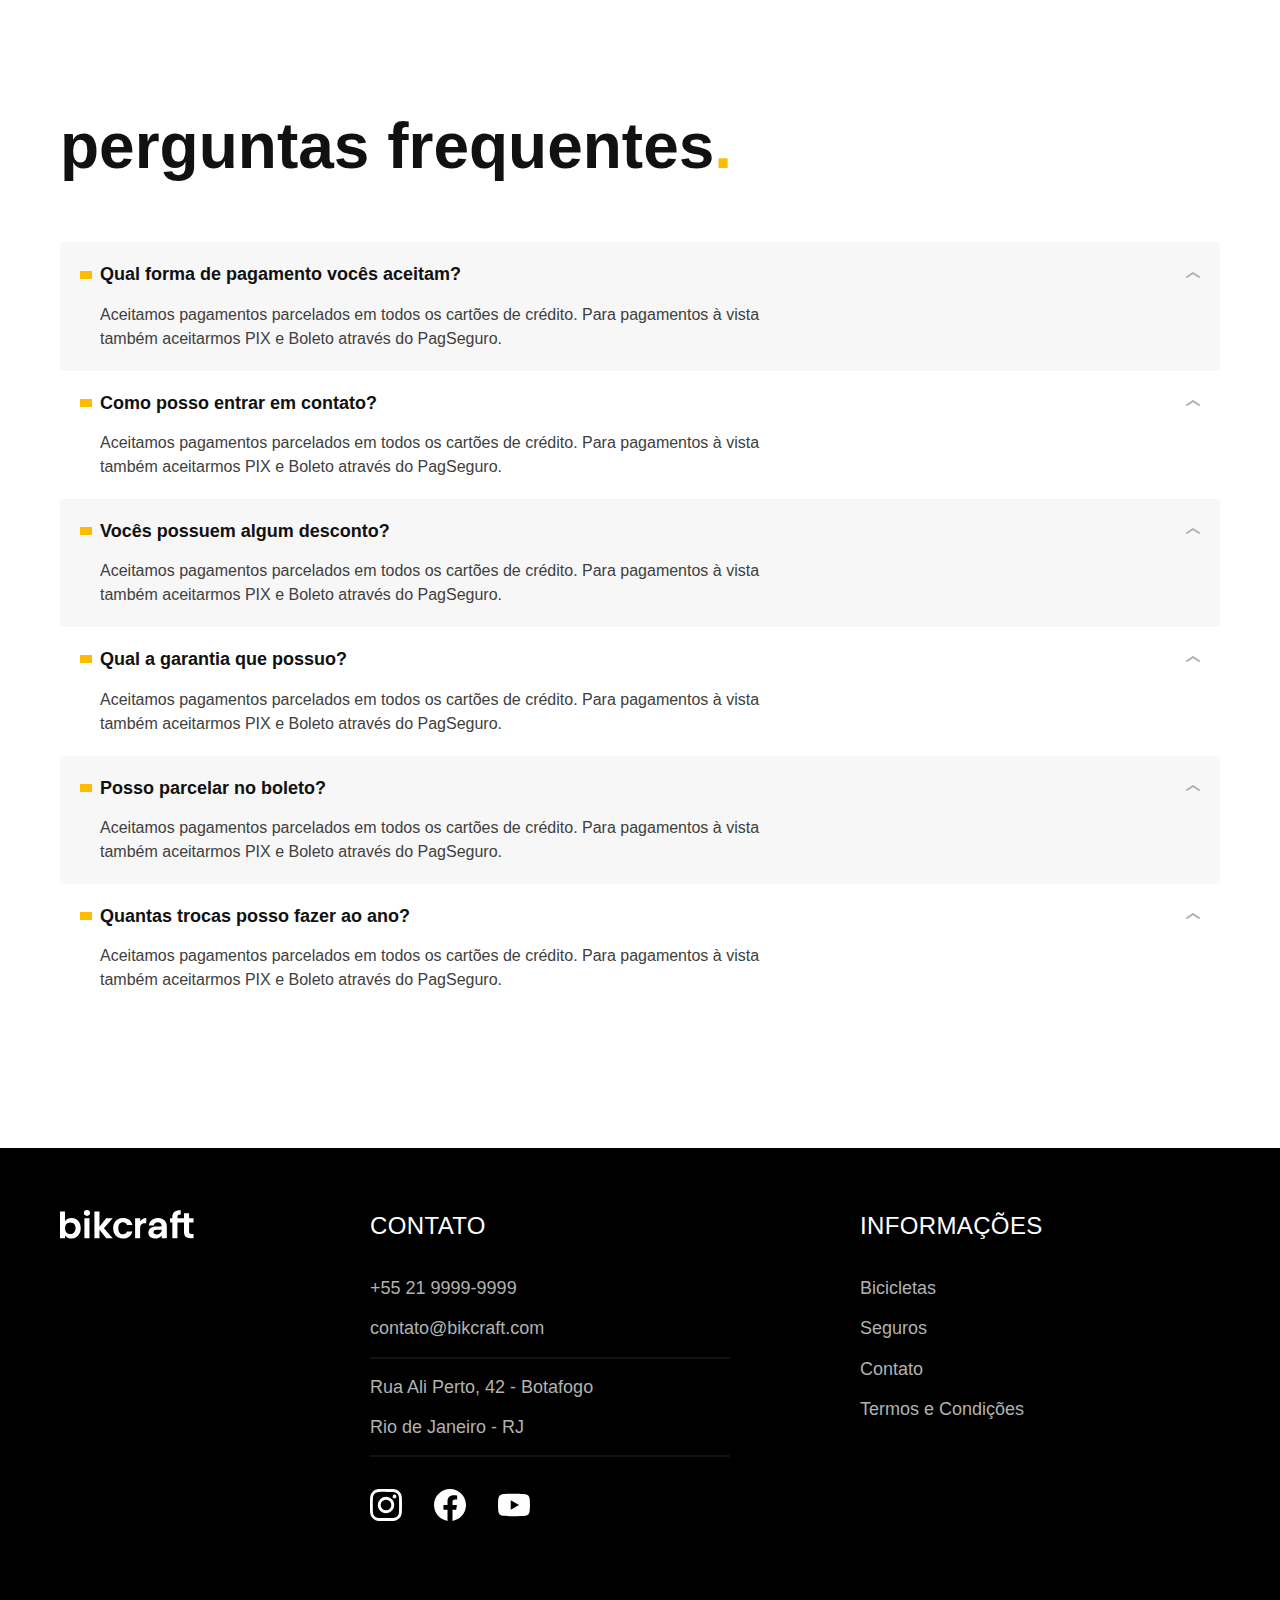
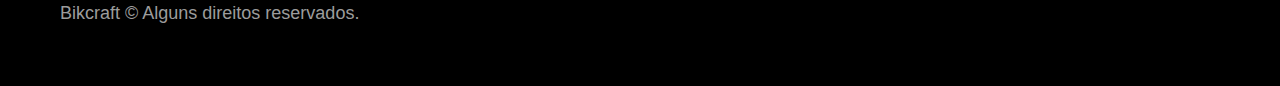
<file: seguros.html>
<!DOCTYPE html>
<html lang="pt-br">

<head>
  <meta charset="UTF-8">
  <meta name="viewport" content="width=device-width, initial-scale=1.0">

  <title>Seguros | Bikcraft</title>
  <meta name="description" content="Seguros.">

  <link rel="preload" href="css/style.css" as="style">
  <link rel="stylesheet" href="css/style.css">
</head>

<body id="seguros">
  <header class="header-bg">
    <div class="header container">
      <a href="../bikcraft">
        <img src="img/bikcraft.svg" alt="Bikcraft">
      </a>

      <nav aria-label="primaria">
        <ul class="header-menu font-1-m cor-0">
          <li><a href="bicicletas.html">Bicicletas</a></li>
          <li><a href="seguros.html">Seguros</a></li>
          <li><a href="contato.html">Contato</a></li>
        </ul>
      </nav>
    </div>
  </header>

  <main class="seguros-bg">
    <div class="titulo-bg">
      <div class="titulo container">
        <p class="font-2-l-b cor-5">Escolha o seguro</p>
        <h1 class="font-1-xxl cor-0">você seguro<span class="cor-p1">.</span></h1>
      </div>
    </div>

    <div class="seguros container">

      <div class="seguros-item">
        <h3 class="font-1-xl cor-6">PRATA</h3>
        <span class="font-1-xl cor-0">R$ 199 <span class="font-1-xs cor-6">mensal</span></span>
        <ul class="font-2-m cor-0">
          <li>Duas trocas por ano</li>
          <li>Assistência técnica</li>
          <li>Suporte 08h às 18h</li>
          <li>Cobertura estadual</li>
        </ul>
        <a class="botao secundario" href="orcamento.html">Inscreva-se</a>
      </div>

      <div class="seguros-item">
        <h3 class="font-1-xl cor-p1">OURO</h3>
        <span class="font-1-xl cor-0">R$ 299 <span class="font-1-xs cor-6">mensal</span></span>
        <ul class="font-2-m cor-0">
          <li>Cinco trocas por ano</li>
          <li>Assistência especial</li>
          <li>Suporte 24h</li>
          <li>Cobertura nacional</li>
          <li>Desconto em parceiros</li>
          <li>Acesso ao Clube Bikcraft</li>
        </ul>
        <a class="botao" href="orcamento.html">Inscreva-se</a>
      </div>
    </div>
  </main>

  <article class="vantagens-bg">
    <div class="vantagens container">
      <h2 class="font-1-xxl cor-0">vantagens<span class="cor-p1">.</span></h2>
      <ul>
        <li>
          <img src="img/icones/eletrica.svg" alt="">
          <h3 class="font-1-l cor-0">Reparo Elétrico</h3>
          <p class="font-2-s cor-5">Garantimos o reparo completo do seu motor em caso de falhas. Sabemos que falhas são raras, mas estamos aqui para caso ocorra.</p>
        </li>
        <li>
          <img src="img/icones/carbono.svg" alt="">
          <h3 class="font-1-l cor-0">Carbono</h3>
          <p class="font-2-s cor-5">Nossos quadros são feitos para durar para sempre. Mas caso algo ocorra, ficamos felizes em reparar.</p>
        </li>
        <li>
          <img src="img/icones/sustentavel.svg" alt="">
          <h3 class="font-1-l cor-0">Sustentável</h3>
          <p class="font-2-s cor-5">Trabalhamos com a filosofia de desperdício zero. Qualquer parte defeituosa é reciclada e reutilizada em outro projeto.</p>
        </li>
        <li>
          <img src="img/icones/rastreador.svg" alt="">
          <h3 class="font-1-l cor-0">Rastreador</h3>
          <p class="font-2-s cor-5">Utilizamos o GPS da sua Bikcraft em conjunto com especialistas em segurança para efetuarmos a recuperação.</p>
        </li>
        <li>
          <img src="img/icones/seguro.svg" alt="">
          <h3 class="font-1-l cor-0">Segurança</h3>
          <p class="font-2-s cor-5">Com o seguro Bikcraft você pode ficar tranquilo em saber que o seu dinheiro não será perdido em casos de roubo.</p>
        </li>
        <li>
          <img src="img/icones/velocidade.svg" alt="">
          <h3 class="font-1-l cor-0">Rapidez</h3>
          <p class="font-2-s cor-5">A sua Bikcraft ficará pronta para uso no mesmo dia, caso você traga ela para ser reparada em uma das filiais.</p>
        </li>
      </ul>
    </div>
  </article>

  <article class="perguntas container">
    <h2 class="font-1-xxl">perguntas frequentes<span class="cor-p1">.</span></h2>

    <dl>
      <div>
        <dt class="font-1-m-b">Qual forma de pagamento vocês aceitam?</dt>
        <dd class="font-2-s cor-9">Aceitamos pagamentos parcelados em todos os cartões de crédito. Para pagamentos à vista também aceitarmos PIX e Boleto através do PagSeguro.</dd>
      </div>
      <div>
        <dt class="font-1-m-b">Como posso entrar em contato?</dt>
        <dd class="font-2-s cor-9">Aceitamos pagamentos parcelados em todos os cartões de crédito. Para pagamentos à vista também aceitarmos PIX e Boleto através do PagSeguro.</dd>
      </div>
      <div>
        <dt class="font-1-m-b">Vocês possuem algum desconto?</dt>
        <dd class="font-2-s cor-9">Aceitamos pagamentos parcelados em todos os cartões de crédito. Para pagamentos à vista também aceitarmos PIX e Boleto através do PagSeguro.</dd>
      </div>
      <div>
        <dt class="font-1-m-b">Qual a garantia que possuo?</dt>
        <dd class="font-2-s cor-9">Aceitamos pagamentos parcelados em todos os cartões de crédito. Para pagamentos à vista também aceitarmos PIX e Boleto através do PagSeguro.</dd>
      </div>
      <div>
        <dt class="font-1-m-b">Posso parcelar no boleto?</dt>
        <dd class="font-2-s cor-9">Aceitamos pagamentos parcelados em todos os cartões de crédito. Para pagamentos à vista também aceitarmos PIX e Boleto através do PagSeguro.</dd>
      </div>
      <div>
        <dt class="font-1-m-b">Quantas trocas posso fazer ao ano?</dt>
        <dd class="font-2-s cor-9">Aceitamos pagamentos parcelados em todos os cartões de crédito. Para pagamentos à vista também aceitarmos PIX e Boleto através do PagSeguro.</dd>
      </div>
    </dl>
  </article>

  <footer class="footer-bg">
    <div class="footer container">
      <img src="img/bikcraft.svg" alt="Bikcraft">
      <div class="footer-contato">
        <h3 class="font-2-l-b cor-0">Contato</h3>
        <ul class="font-2-m cor-5">
          <li><a href="tel:+552199999999">+55 21 9999-9999</a></li>
          <li><a href="mailto:contato@bikcraft.com">contato@bikcraft.com</a></li>
          <li>Rua Ali Perto, 42 - Botafogo</li>
          <li>Rio de Janeiro - RJ</li>
        </ul>
        <div class="footer-redes">
          <a href="../bikcraft">
            <img src="img/redes/instagram.svg" alt="Instagram">
          </a>
          <a href="../bikcraft">
            <img src="img/redes/facebook.svg" alt="Facebook">
          </a>
          <a href="../bikcraft">
            <img src="img/redes/youtube.svg" alt="Youtube">
          </a>
        </div>
      </div>
      <div class="footer-informacoes">
        <h3 class="font-2-l-b cor-0">Informações</h3>
        <nav>
          <ul class="font-1-m cor-5">
            <li><a href="bicicletas.html">Bicicletas</a></li>
            <li><a href="seguros.html">Seguros</a></li>
            <li><a href="contato.html">Contato</a></li>
            <li><a href="termos.html">Termos e Condições</a></li>
          </ul>
        </nav>
      </div>
      <p class="footer-copy font-2-m cor-6">Bikcraft © Alguns direitos reservados.</p>
    </div>
  </footer>
</body>

</html>
</file>
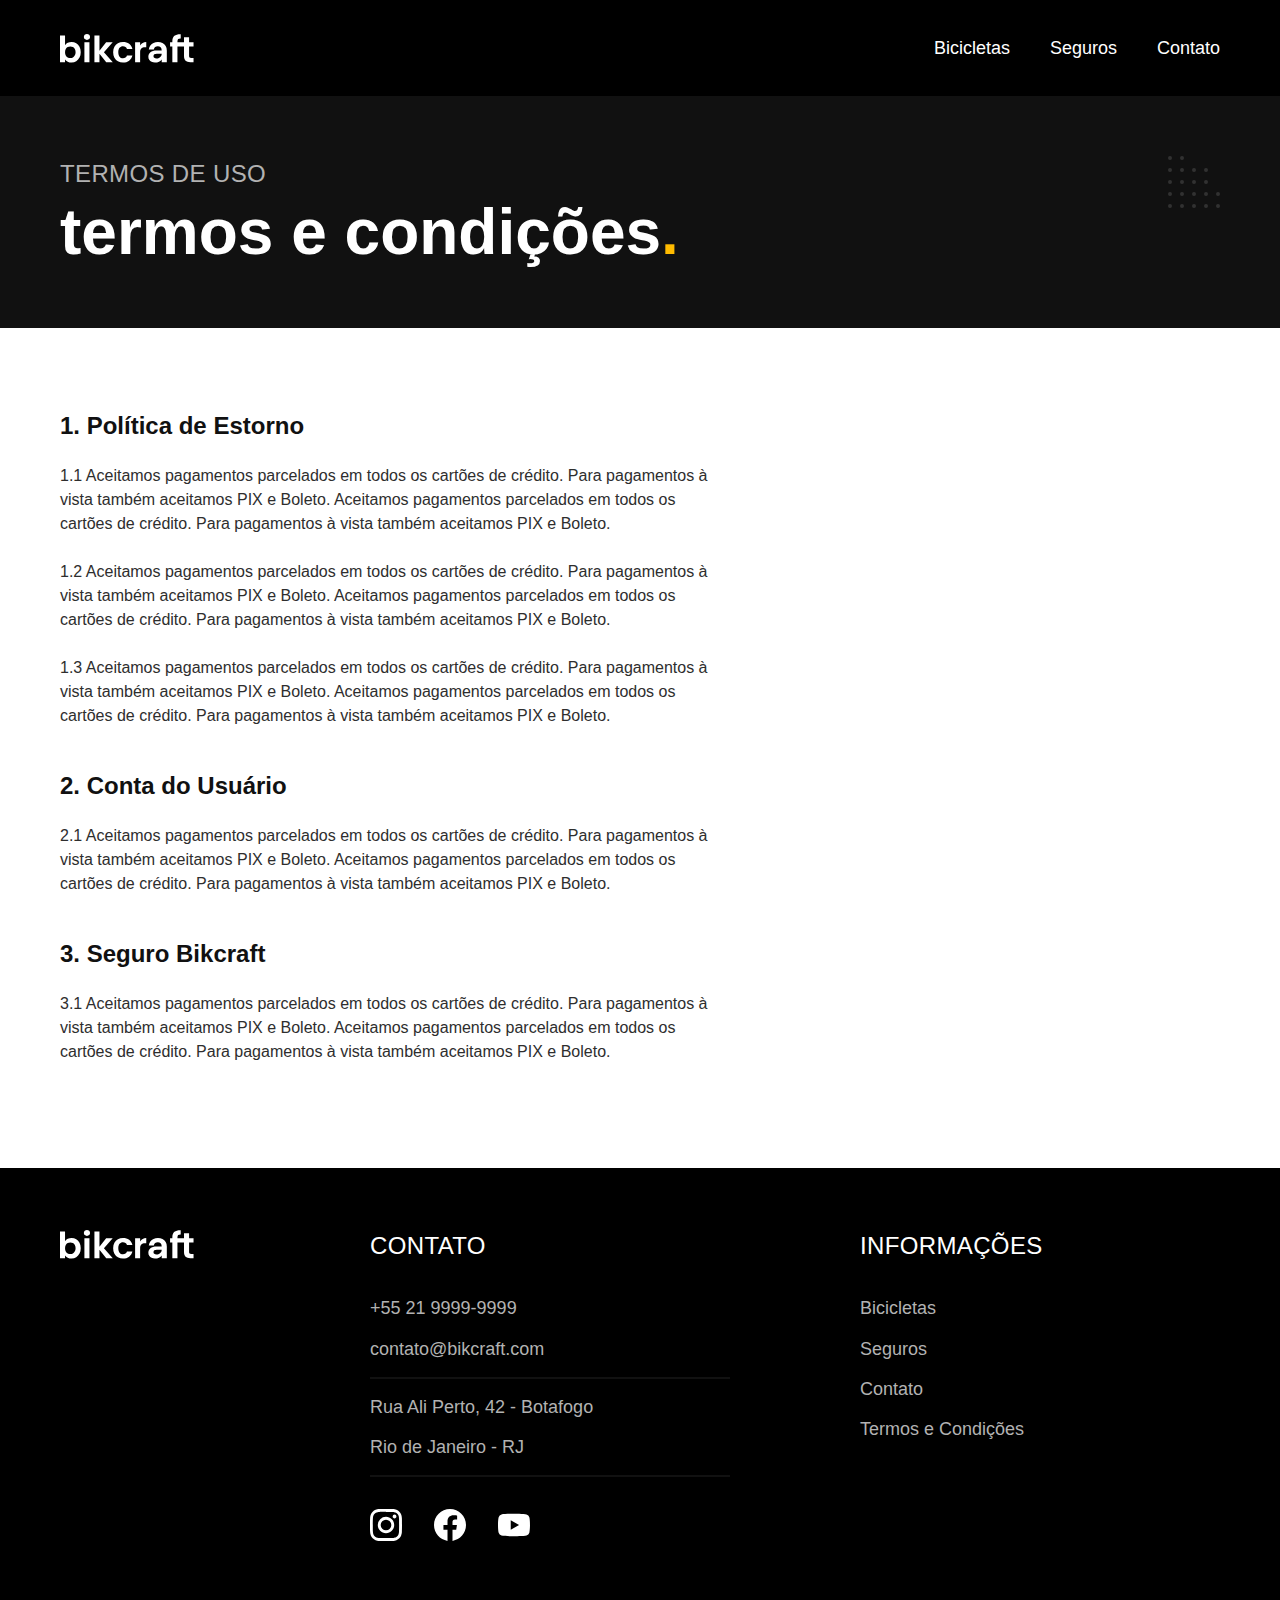
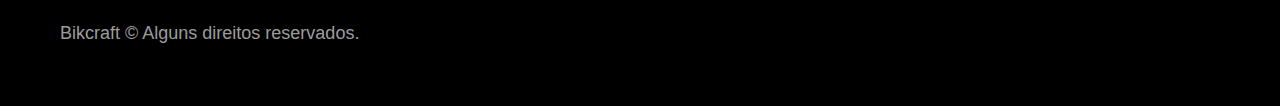
<file: termos.html>
<!DOCTYPE html>
<html lang="pt-br">

<head>
  <meta charset="UTF-8">
  <meta name="viewport" content="width=device-width, initial-scale=1.0">

  <title>Termos e Condições | Bikcraft</title>
  <meta name="description" content="Termos e condições.">

  <link rel="preload" href="css/style.css" as="style">
  <link rel="stylesheet" href="css/style.css">
</head>

<body id="termos">
  <header class="header-bg">
    <div class="header container">
      <a href="../bikcraft">
        <img src="img/bikcraft.svg" alt="Bikcraft">
      </a>

      <nav aria-label="primaria">
        <ul class="header-menu font-1-m cor-0">
          <li><a href="bicicletas.html">Bicicletas</a></li>
          <li><a href="seguros.html">Seguros</a></li>
          <li><a href="contato.html">Contato</a></li>
        </ul>
      </nav>
    </div>
  </header>

  <main>
    <div class="titulo-bg">
      <div class="titulo container">
        <p class="font-2-l-b cor-5">Termos de uso</p>
        <h1 class="font-1-xxl cor-0">termos e condições<span class="cor-p1">.</span></h1>
      </div>
    </div>

    <div class="termos font-2-s cor-10 container">
      <h2 class="font-1-l cor-11">1. Política de Estorno</h2>
      <p>1.1 Aceitamos pagamentos parcelados em todos os cartões de crédito. Para pagamentos à vista também aceitamos PIX e Boleto. Aceitamos pagamentos parcelados em todos os cartões de crédito. Para pagamentos à vista também aceitamos PIX e Boleto.</p>
      <p>1.2 Aceitamos pagamentos parcelados em todos os cartões de crédito. Para pagamentos à vista também aceitamos PIX e Boleto. Aceitamos pagamentos parcelados em todos os cartões de crédito. Para pagamentos à vista também aceitamos PIX e Boleto.</p>
      <p>1.3 Aceitamos pagamentos parcelados em todos os cartões de crédito. Para pagamentos à vista também aceitamos PIX e Boleto. Aceitamos pagamentos parcelados em todos os cartões de crédito. Para pagamentos à vista também aceitamos PIX e Boleto.</p>
      <h2 class="font-1-l cor-11">2. Conta do Usuário</h2>
      <p>2.1 Aceitamos pagamentos parcelados em todos os cartões de crédito. Para pagamentos à vista também aceitamos PIX e Boleto. Aceitamos pagamentos parcelados em todos os cartões de crédito. Para pagamentos à vista também aceitamos PIX e Boleto.</p>
      <h2 class="font-1-l cor-11">3. Seguro Bikcraft</h2>
      <p>3.1 Aceitamos pagamentos parcelados em todos os cartões de crédito. Para pagamentos à vista também aceitamos PIX e Boleto. Aceitamos pagamentos parcelados em todos os cartões de crédito. Para pagamentos à vista também aceitamos PIX e Boleto.</p>
    </div>
  </main>

  <footer class="footer-bg">
    <div class="footer container">
      <img src="img/bikcraft.svg" alt="Bikcraft">
      <div class="footer-contato">
        <h3 class="font-2-l-b cor-0">Contato</h3>
        <ul class="font-2-m cor-5">
          <li><a href="tel:+552199999999">+55 21 9999-9999</a></li>
          <li><a href="mailto:contato@bikcraft.com">contato@bikcraft.com</a></li>
          <li>Rua Ali Perto, 42 - Botafogo</li>
          <li>Rio de Janeiro - RJ</li>
        </ul>
        <div class="footer-redes">
          <a href="../bikcraft">
            <img src="img/redes/instagram.svg" alt="Instagram">
          </a>
          <a href="../bikcraft">
            <img src="img/redes/facebook.svg" alt="Facebook">
          </a>
          <a href="../bikcraft">
            <img src="img/redes/youtube.svg" alt="Youtube">
          </a>
        </div>
      </div>
      <div class="footer-informacoes">
        <h3 class="font-2-l-b cor-0">Informações</h3>
        <nav>
          <ul class="font-1-m cor-5">
            <li><a href="bicicletas.html">Bicicletas</a></li>
            <li><a href="seguros.html">Seguros</a></li>
            <li><a href="contato.html">Contato</a></li>
            <li><a href="termos.html">Termos e Condições</a></li>
          </ul>
        </nav>
      </div>
      <p class="footer-copy font-2-m cor-6">Bikcraft © Alguns direitos reservados.</p>
    </div>
  </footer>
</body>

</html>
</file>
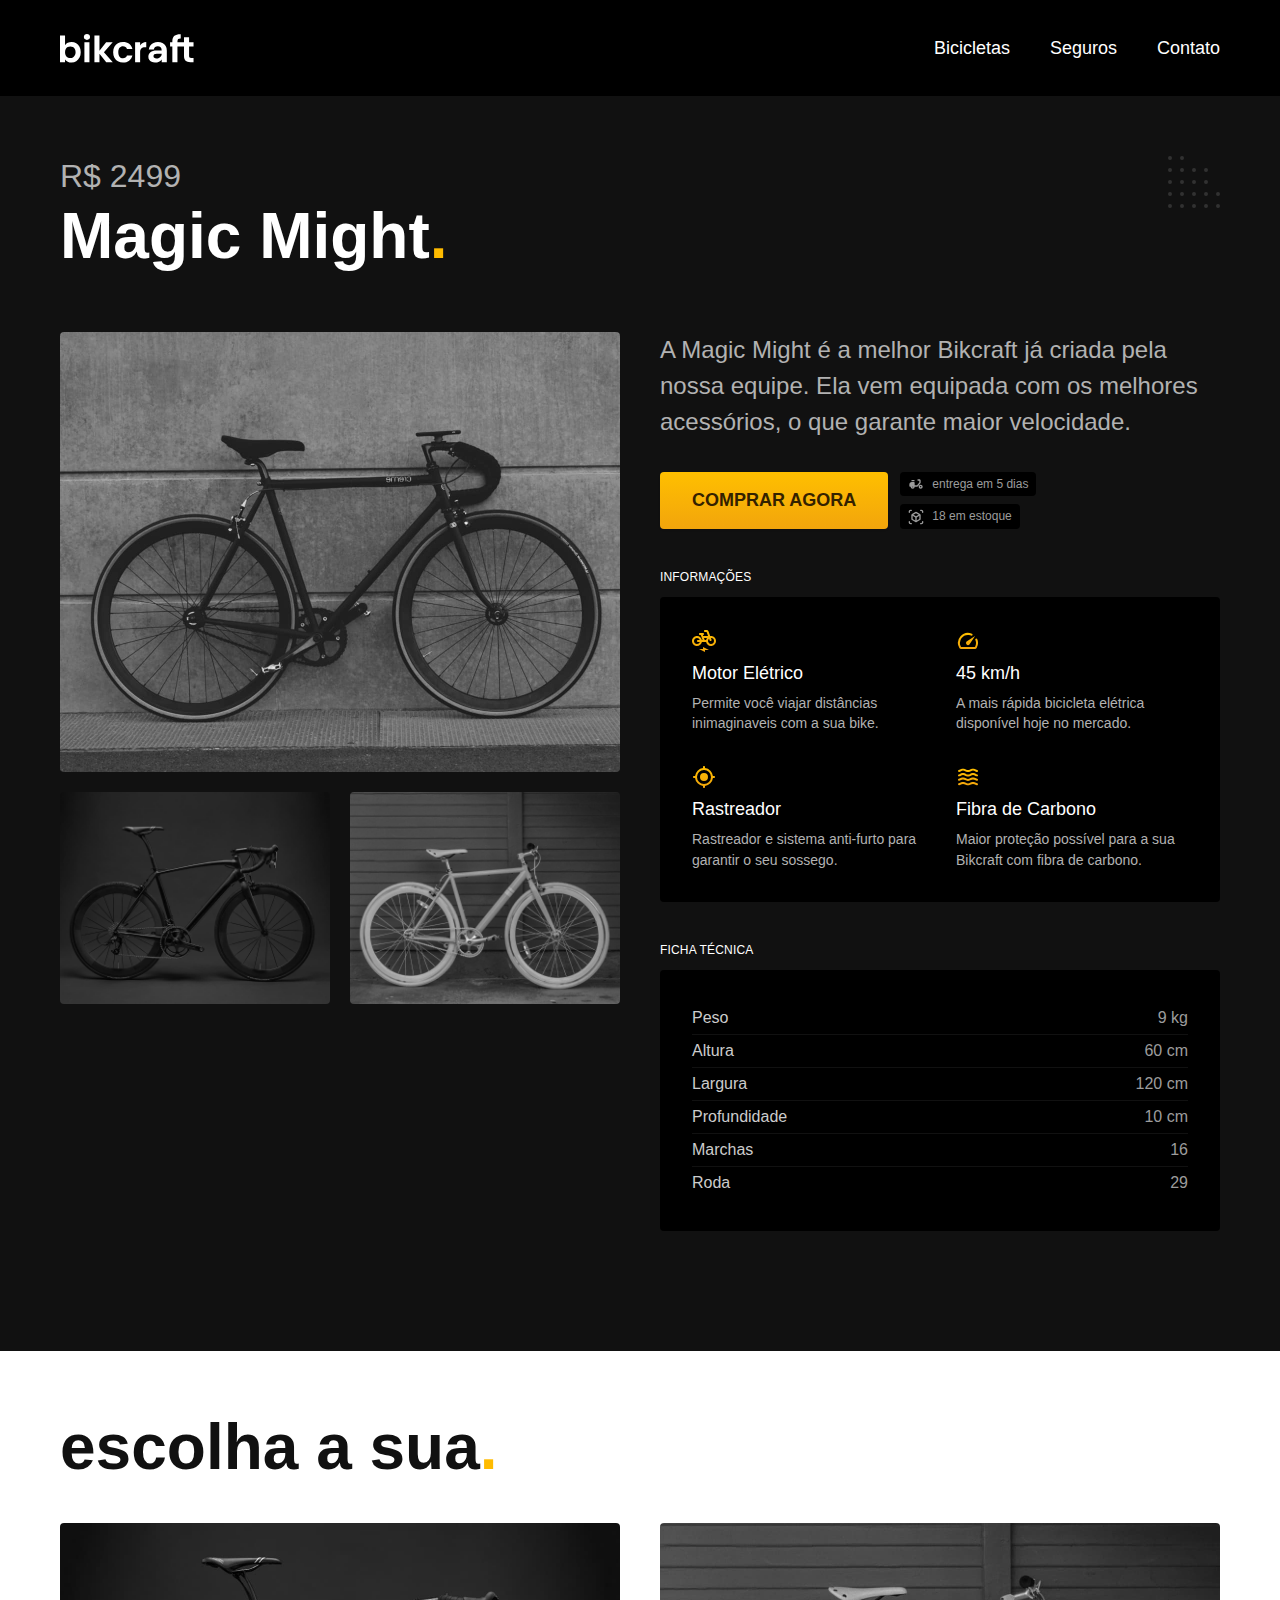
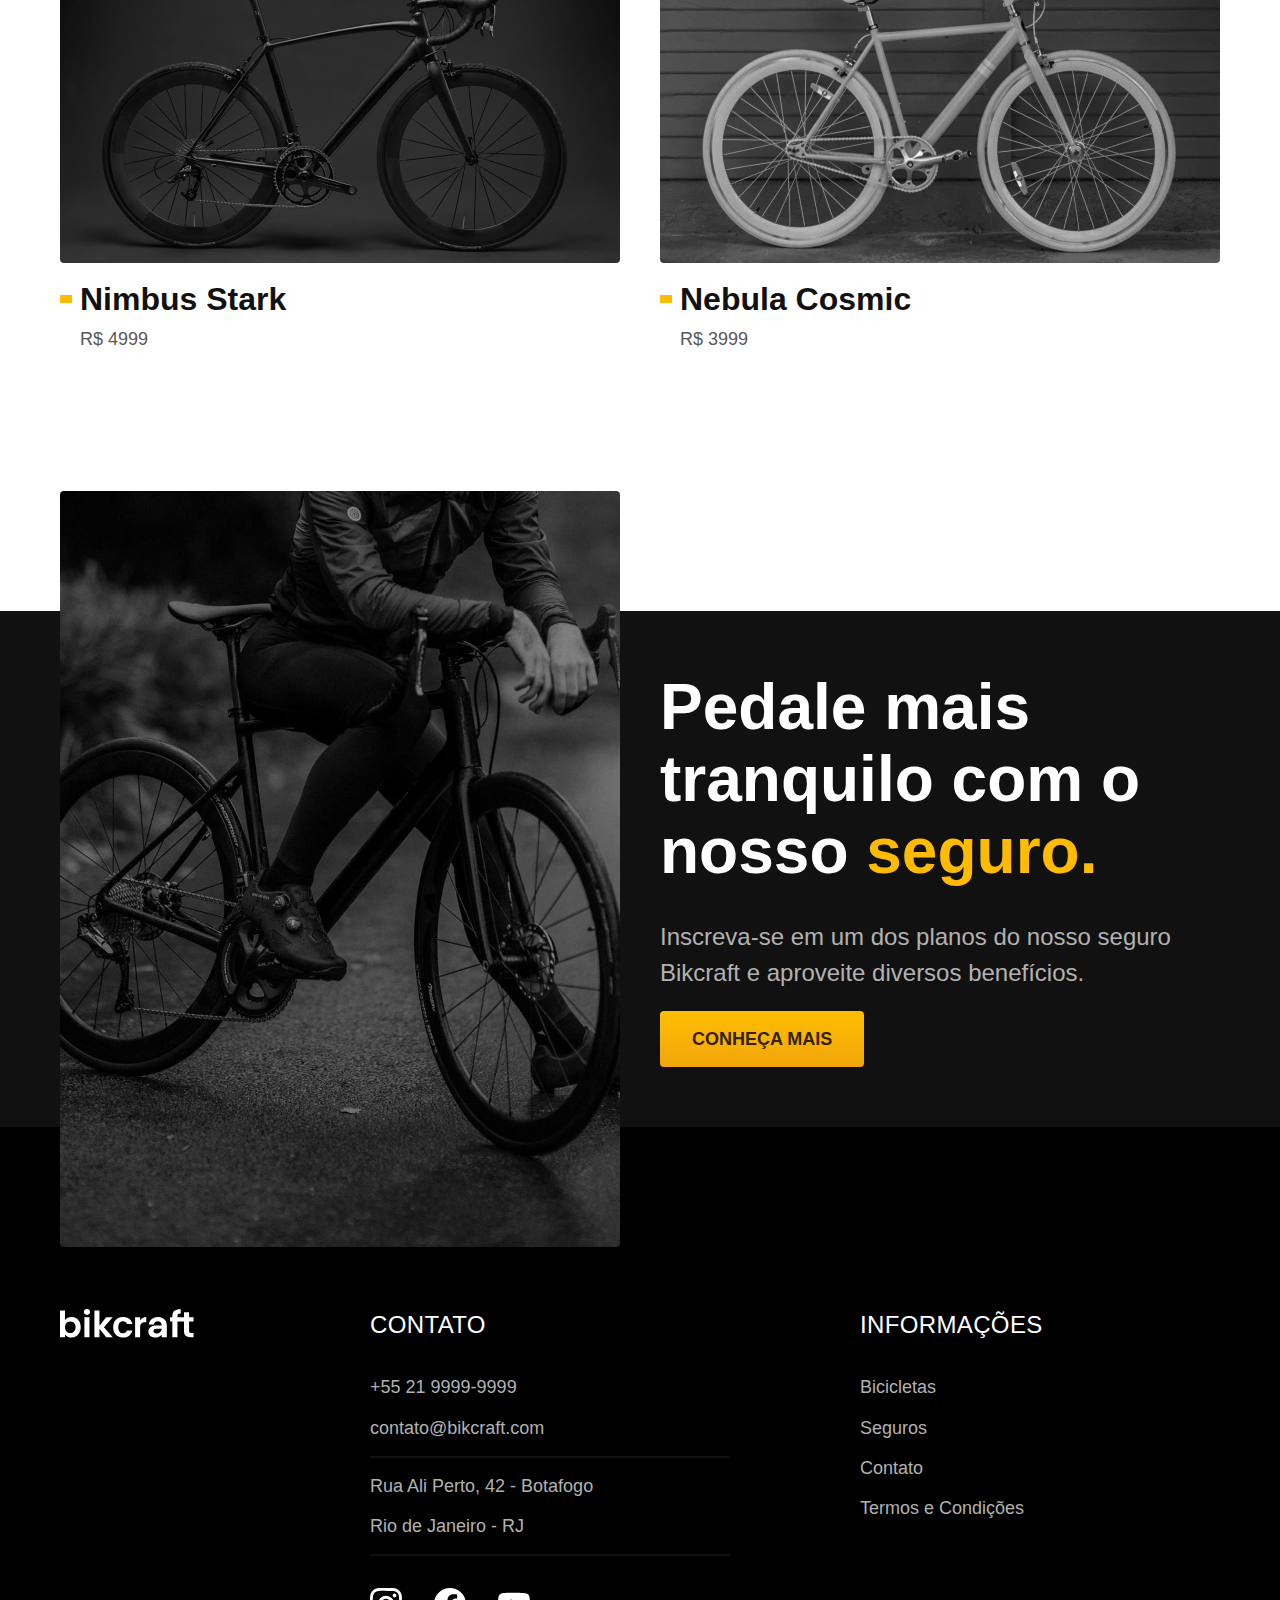
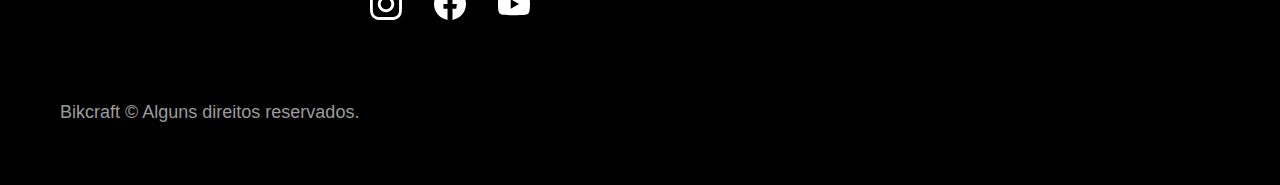
<file: bicicletas/magic.html>
<!DOCTYPE html>
<html lang="pt-br">

<head>
  <meta charset="UTF-8">
  <meta name="viewport" content="width=device-width, initial-scale=1.0">

  <title>Magic | Bikcraft</title>
  <meta name="description" content="Magic.">

  <link rel="preload" href="../css/style.css" as="style">
  <link rel="stylesheet" href="../css/style.css">
</head>

<body id="bicicleta">
  <header class="header-bg">
    <div class="header container">
      <a href="../../bikcraft">
        <img src="../img/bikcraft.svg" alt="Bikcraft">
      </a>

      <nav aria-label="primaria">
        <ul class="header-menu font-1-m cor-0">
          <li><a href="../bicicletas.html">Bicicletas</a></li>
          <li><a href="../seguros.html">Seguros</a></li>
          <li><a href="../contato.html">Contato</a></li>
        </ul>
      </nav>
    </div>
  </header>

  <main class="titulo-bg">
    <div>
      <div class="titulo container">
        <p class="font-2-xl cor-5">R$ 2499</p>
        <h1 class="font-1-xxl cor-0">Magic Might<span class="cor-p1">.</span></h1>
      </div>
    </div>
    <div class="bicicleta container">
      <div class="bicicleta-imagens">
        <img src="../img/bicicleta/nimbus2.jpg" alt="">
        <img src="../img/bicicleta/nimbus1.jpg" alt="">
        <img src="../img/bicicleta/nimbus3.jpg" alt="">
      </div>
      <div class="bicicleta-conteudo">
        <p class="font-2-l cor-5">A Magic Might é a melhor Bikcraft já criada pela nossa equipe. Ela vem equipada com os melhores acessórios, o que garante maior velocidade.</p>
        <div class="bicicleta-comprar">
          <a class="botao" href="../orcamento.html">Comprar Agora</a>
          <span class="font-1-xs cor-6"><img src="../img/icones/entrega.svg" alt=""> entrega em 5 dias</span>
          <span class="font-1-xs cor-6"><img src="../img/icones/estoque.svg" alt=""> 18 em estoque</span>
        </div>

        <h2 class="font-1-xs cor-0">Informações</h2>
        <ul class="bicicleta-informacoes">
          <li>
            <img src="../img/icones/eletrica.svg" alt="">
            <h3 class="font-1-m cor-0">Motor Elétrico</h3>
            <p class="font-2-xs cor-5">Permite você viajar distâncias inimaginaveis com a sua bike.</p>
          </li>
          <li>
            <img src="../img/icones/velocidade.svg" alt="">
            <h3 class="font-1-m cor-0">45 km/h</h3>
            <p class="font-2-xs cor-5">A mais rápida bicicleta elétrica disponível hoje no mercado.</p>
          </li>
          <li>
            <img src="../img/icones/rastreador.svg" alt="">
            <h3 class="font-1-m cor-0">Rastreador</h3>
            <p class="font-2-xs cor-5">Rastreador e sistema anti-furto para garantir o seu sossego.</p>
          </li>
          <li>
            <img src="../img/icones/carbono.svg" alt="">
            <h3 class="font-1-m cor-0">Fibra de Carbono</h3>
            <p class="font-2-xs cor-5">Maior proteção possível para a sua Bikcraft com fibra de carbono.</p>
          </li>
        </ul>
        <h2 class="font-1-xs cor-0">Ficha Técnica</h2>
        <ul class="bicicleta-ficha font-2-s cor-4">
          <li>Peso <span>9 kg</span></li>
          <li>Altura <span>60 cm</span></li>
          <li>Largura <span>120 cm</span></li>
          <li>Profundidade <span>10 cm</span></li>
          <li>Marchas <span>16</span></li>
          <li>Roda <span>29</span></li>
        </ul>
      </div>
    </div>
  </main>

  <article class="bicicletas-lista container">
    <h2 class="font-1-xxl">escolha a sua<span class="cor-p1">.</span></h2>

    <ul>
      <li>
        <a href="nimbus.html">
          <img src="../img/bicicletas/nimbus.jpg" alt="Bicicleta preta">
          <h3 class="font-1-xl">Nimbus Stark</h3>
          <span class="font-2-m cor-8">R$ 4999</span>
        </a>
      </li>
      <li>
        <a href="nebula.html">
          <img src="../img/bicicletas/nebula.jpg" alt="Bicicleta preta">
          <h3 class="font-1-xl">Nebula Cosmic</h3>
          <span class="font-2-m cor-8">R$ 3999</span>
        </a>
      </li>
    </ul>
  </article>

  <article class="seguro-bg">
    <div class="seguro container">
      <div class="seguro-imagem">
        <img src="../img/fotos/seguros.jpg" alt="Pessoa parada em cima de uma bicicleta.">
      </div>
      <div class="seguro-conteudo">
        <h2 class="font-1-xxl cor-0">Pedale mais tranquilo com o nosso <span class="cor-p1">seguro.</span></h2>
        <p class="font-2-l cor-5">Inscreva-se em um dos planos do nosso seguro Bikcraft e aproveite diversos benefícios.</p>
        <a class="botao" href="../seguros.html">Conheça Mais</a>
      </div>
    </div>
  </article>

  <footer class="footer-bg">
    <div class="footer container">
      <img src="../img/bikcraft.svg" alt="Bikcraft">
      <div class="footer-contato">
        <h3 class="font-2-l-b cor-0">Contato</h3>
        <ul class="font-2-m cor-5">
          <li><a href="tel:+552199999999">+55 21 9999-9999</a></li>
          <li><a href="mailto:contato@bikcraft.com">contato@bikcraft.com</a></li>
          <li>Rua Ali Perto, 42 - Botafogo</li>
          <li>Rio de Janeiro - RJ</li>
        </ul>
        <div class="footer-redes">
          <a href="../../bikcraft">
            <img src="../img/redes/instagram.svg" alt="Instagram">
          </a>
          <a href="../../bikcraft">
            <img src="../img/redes/facebook.svg" alt="Facebook">
          </a>
          <a href="../../bikcraft">
            <img src="../img/redes/youtube.svg" alt="Youtube">
          </a>
        </div>
      </div>
      <div class="footer-informacoes">
        <h3 class="font-2-l-b cor-0">Informações</h3>
        <nav>
          <ul class="font-1-m cor-5">
            <li><a href="../bicicletas.html">Bicicletas</a></li>
            <li><a href="../seguros.html">Seguros</a></li>
            <li><a href="../contato.html">Contato</a></li>
            <li><a href="../termos.html">Termos e Condições</a></li>
          </ul>
        </nav>
      </div>
      <p class="footer-copy font-2-m cor-6">Bikcraft © Alguns direitos reservados.</p>
    </div>
  </footer>
</body>

</html>
</file>
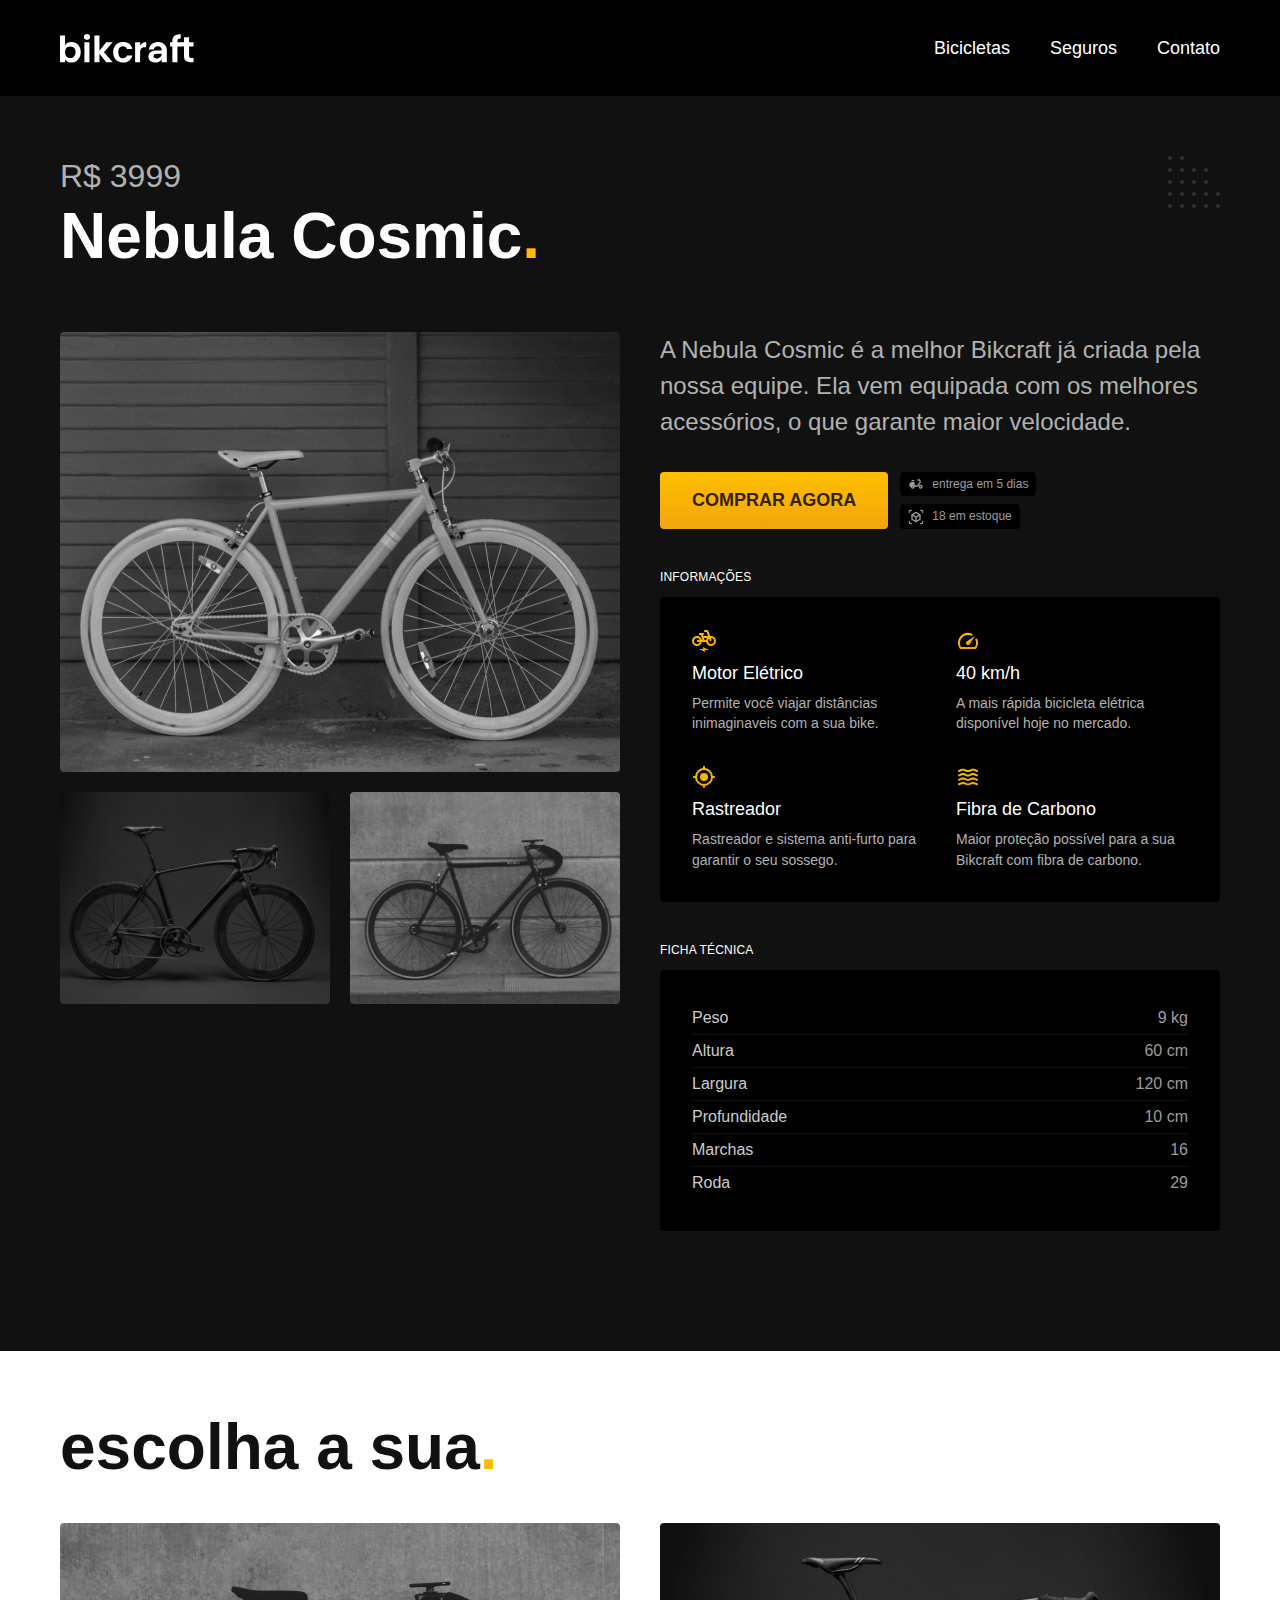
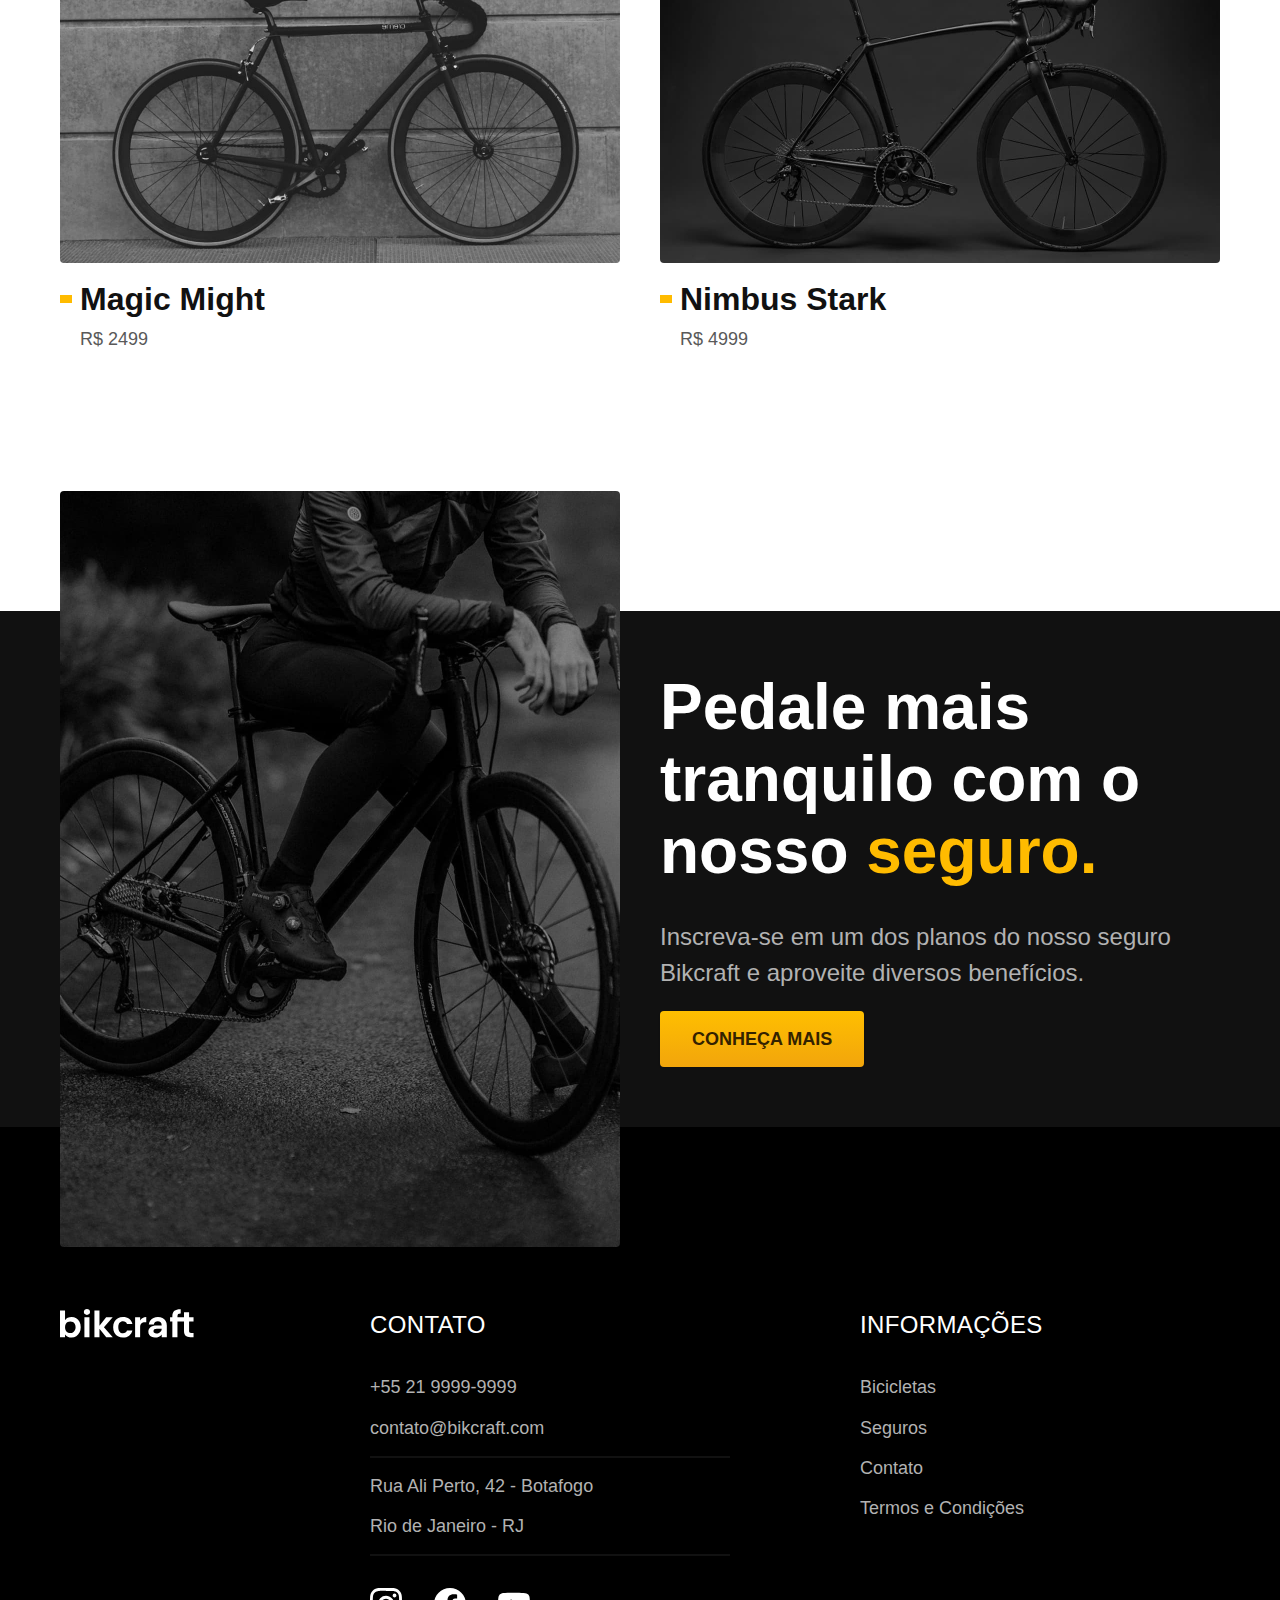
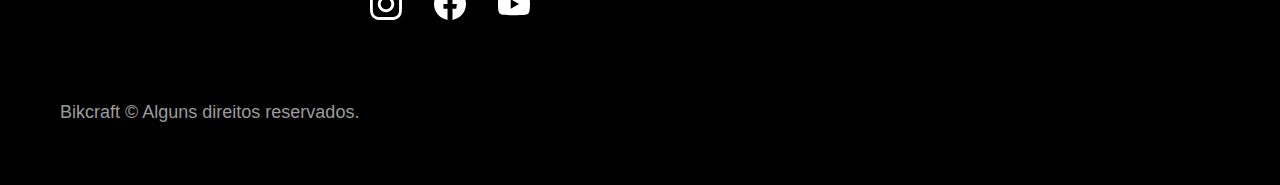
<file: bicicletas/nebula.html>
<!DOCTYPE html>
<html lang="pt-br">

<head>
  <meta charset="UTF-8">
  <meta name="viewport" content="width=device-width, initial-scale=1.0">

  <title>Nebula | Bikcraft</title>
  <meta name="description" content="Nebula.">

  <link rel="preload" href="../css/style.css" as="style">
  <link rel="stylesheet" href="../css/style.css">
</head>

<body id="bicicleta">
  <header class="header-bg">
    <div class="header container">
      <a href="../../bikcraft">
        <img src="../img/bikcraft.svg" alt="Bikcraft">
      </a>

      <nav aria-label="primaria">
        <ul class="header-menu font-1-m cor-0">
          <li><a href="../bicicletas.html">Bicicletas</a></li>
          <li><a href="../seguros.html">Seguros</a></li>
          <li><a href="../contato.html">Contato</a></li>
        </ul>
      </nav>
    </div>
  </header>

  <main class="titulo-bg">
    <div>
      <div class="titulo container">
        <p class="font-2-xl cor-5">R$ 3999</p>
        <h1 class="font-1-xxl cor-0">Nebula Cosmic<span class="cor-p1">.</span></h1>
      </div>
    </div>
    <div class="bicicleta container">
      <div class="bicicleta-imagens">
        <img src="../img/bicicleta/nimbus3.jpg" alt="">
        <img src="../img/bicicleta/nimbus1.jpg" alt="">
        <img src="../img/bicicleta/nimbus2.jpg" alt="">
      </div>
      <div class="bicicleta-conteudo">
        <p class="font-2-l cor-5">A Nebula Cosmic é a melhor Bikcraft já criada pela nossa equipe. Ela vem equipada com os melhores acessórios, o que garante maior velocidade.</p>
        <div class="bicicleta-comprar">
          <a class="botao" href="../orcamento.html">Comprar Agora</a>
          <span class="font-1-xs cor-6"><img src="../img/icones/entrega.svg" alt=""> entrega em 5 dias</span>
          <span class="font-1-xs cor-6"><img src="../img/icones/estoque.svg" alt=""> 18 em estoque</span>
        </div>

        <h2 class="font-1-xs cor-0">Informações</h2>
        <ul class="bicicleta-informacoes">
          <li>
            <img src="../img/icones/eletrica.svg" alt="">
            <h3 class="font-1-m cor-0">Motor Elétrico</h3>
            <p class="font-2-xs cor-5">Permite você viajar distâncias inimaginaveis com a sua bike.</p>
          </li>
          <li>
            <img src="../img/icones/velocidade.svg" alt="">
            <h3 class="font-1-m cor-0">40 km/h</h3>
            <p class="font-2-xs cor-5">A mais rápida bicicleta elétrica disponível hoje no mercado.</p>
          </li>
          <li>
            <img src="../img/icones/rastreador.svg" alt="">
            <h3 class="font-1-m cor-0">Rastreador</h3>
            <p class="font-2-xs cor-5">Rastreador e sistema anti-furto para garantir o seu sossego.</p>
          </li>
          <li>
            <img src="../img/icones/carbono.svg" alt="">
            <h3 class="font-1-m cor-0">Fibra de Carbono</h3>
            <p class="font-2-xs cor-5">Maior proteção possível para a sua Bikcraft com fibra de carbono.</p>
          </li>
        </ul>
        <h2 class="font-1-xs cor-0">Ficha Técnica</h2>
        <ul class="bicicleta-ficha font-2-s cor-4">
          <li>Peso <span>9 kg</span></li>
          <li>Altura <span>60 cm</span></li>
          <li>Largura <span>120 cm</span></li>
          <li>Profundidade <span>10 cm</span></li>
          <li>Marchas <span>16</span></li>
          <li>Roda <span>29</span></li>
        </ul>
      </div>
    </div>
  </main>

  <article class="bicicletas-lista container">
    <h2 class="font-1-xxl">escolha a sua<span class="cor-p1">.</span></h2>

    <ul>
      <li>
        <a href="magic.html">
          <img src="../img/bicicletas/magic.jpg" alt="Bicicleta preta">
          <h3 class="font-1-xl">Magic Might</h3>
          <span class="font-2-m cor-8">R$ 2499</span>
        </a>
      </li>
      <li>
        <a href="nimbus.html">
          <img src="../img/bicicletas/nimbus.jpg" alt="Bicicleta preta">
          <h3 class="font-1-xl">Nimbus Stark</h3>
          <span class="font-2-m cor-8">R$ 4999</span>
        </a>
      </li>
    </ul>
  </article>

  <article class="seguro-bg">
    <div class="seguro container">
      <div class="seguro-imagem">
        <img src="../img/fotos/seguros.jpg" alt="Pessoa parada em cima de uma bicicleta.">
      </div>
      <div class="seguro-conteudo">
        <h2 class="font-1-xxl cor-0">Pedale mais tranquilo com o nosso <span class="cor-p1">seguro.</span></h2>
        <p class="font-2-l cor-5">Inscreva-se em um dos planos do nosso seguro Bikcraft e aproveite diversos benefícios.</p>
        <a class="botao" href="../seguros.html">Conheça Mais</a>
      </div>
    </div>
  </article>

  <footer class="footer-bg">
    <div class="footer container">
      <img src="../img/bikcraft.svg" alt="Bikcraft">
      <div class="footer-contato">
        <h3 class="font-2-l-b cor-0">Contato</h3>
        <ul class="font-2-m cor-5">
          <li><a href="tel:+552199999999">+55 21 9999-9999</a></li>
          <li><a href="mailto:contato@bikcraft.com">contato@bikcraft.com</a></li>
          <li>Rua Ali Perto, 42 - Botafogo</li>
          <li>Rio de Janeiro - RJ</li>
        </ul>
        <div class="footer-redes">
          <a href="../../bikcraft">
            <img src="../img/redes/instagram.svg" alt="Instagram">
          </a>
          <a href="../../bikcraft">
            <img src="../img/redes/facebook.svg" alt="Facebook">
          </a>
          <a href="../../bikcraft">
            <img src="../img/redes/youtube.svg" alt="Youtube">
          </a>
        </div>
      </div>
      <div class="footer-informacoes">
        <h3 class="font-2-l-b cor-0">Informações</h3>
        <nav>
          <ul class="font-1-m cor-5">
            <li><a href="../bicicletas.html">Bicicletas</a></li>
            <li><a href="../seguros.html">Seguros</a></li>
            <li><a href="../contato.html">Contato</a></li>
            <li><a href="../termos.html">Termos e Condições</a></li>
          </ul>
        </nav>
      </div>
      <p class="footer-copy font-2-m cor-6">Bikcraft © Alguns direitos reservados.</p>
    </div>
  </footer>
</body>

</html>
</file>
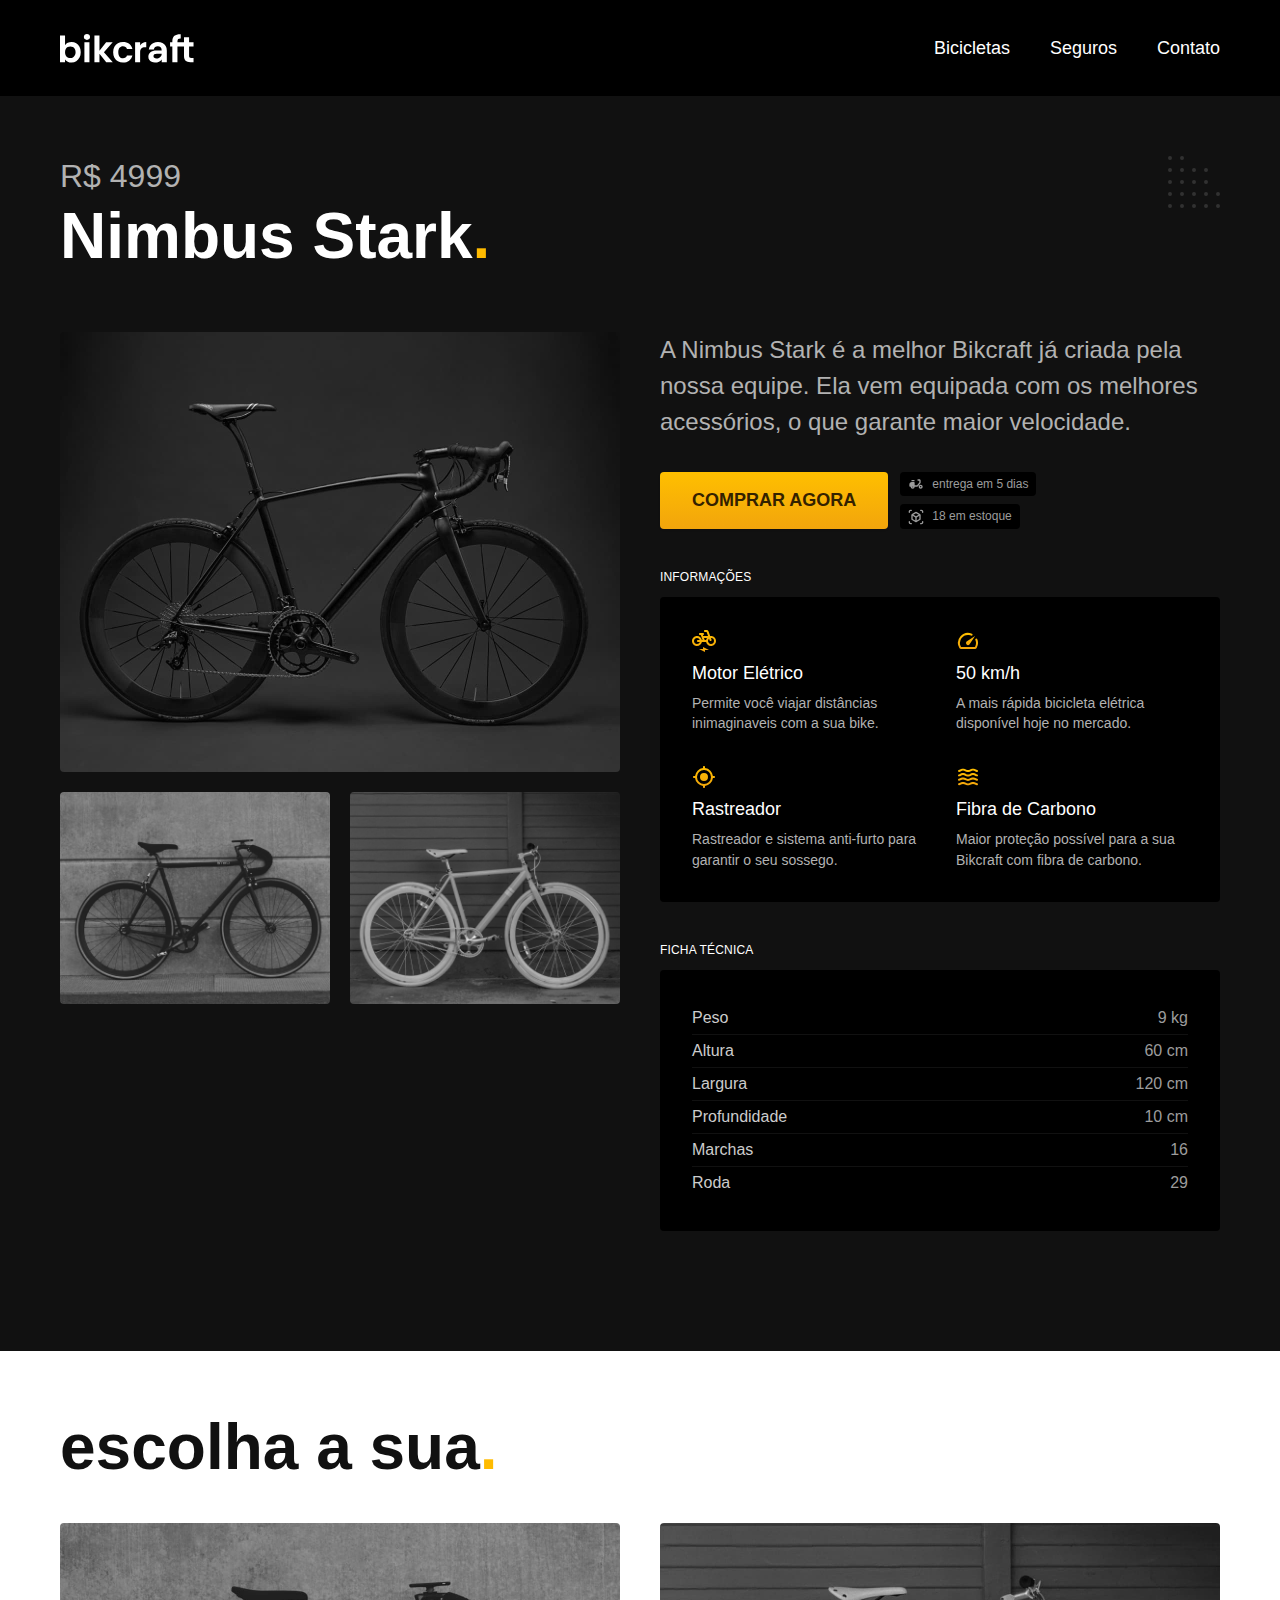
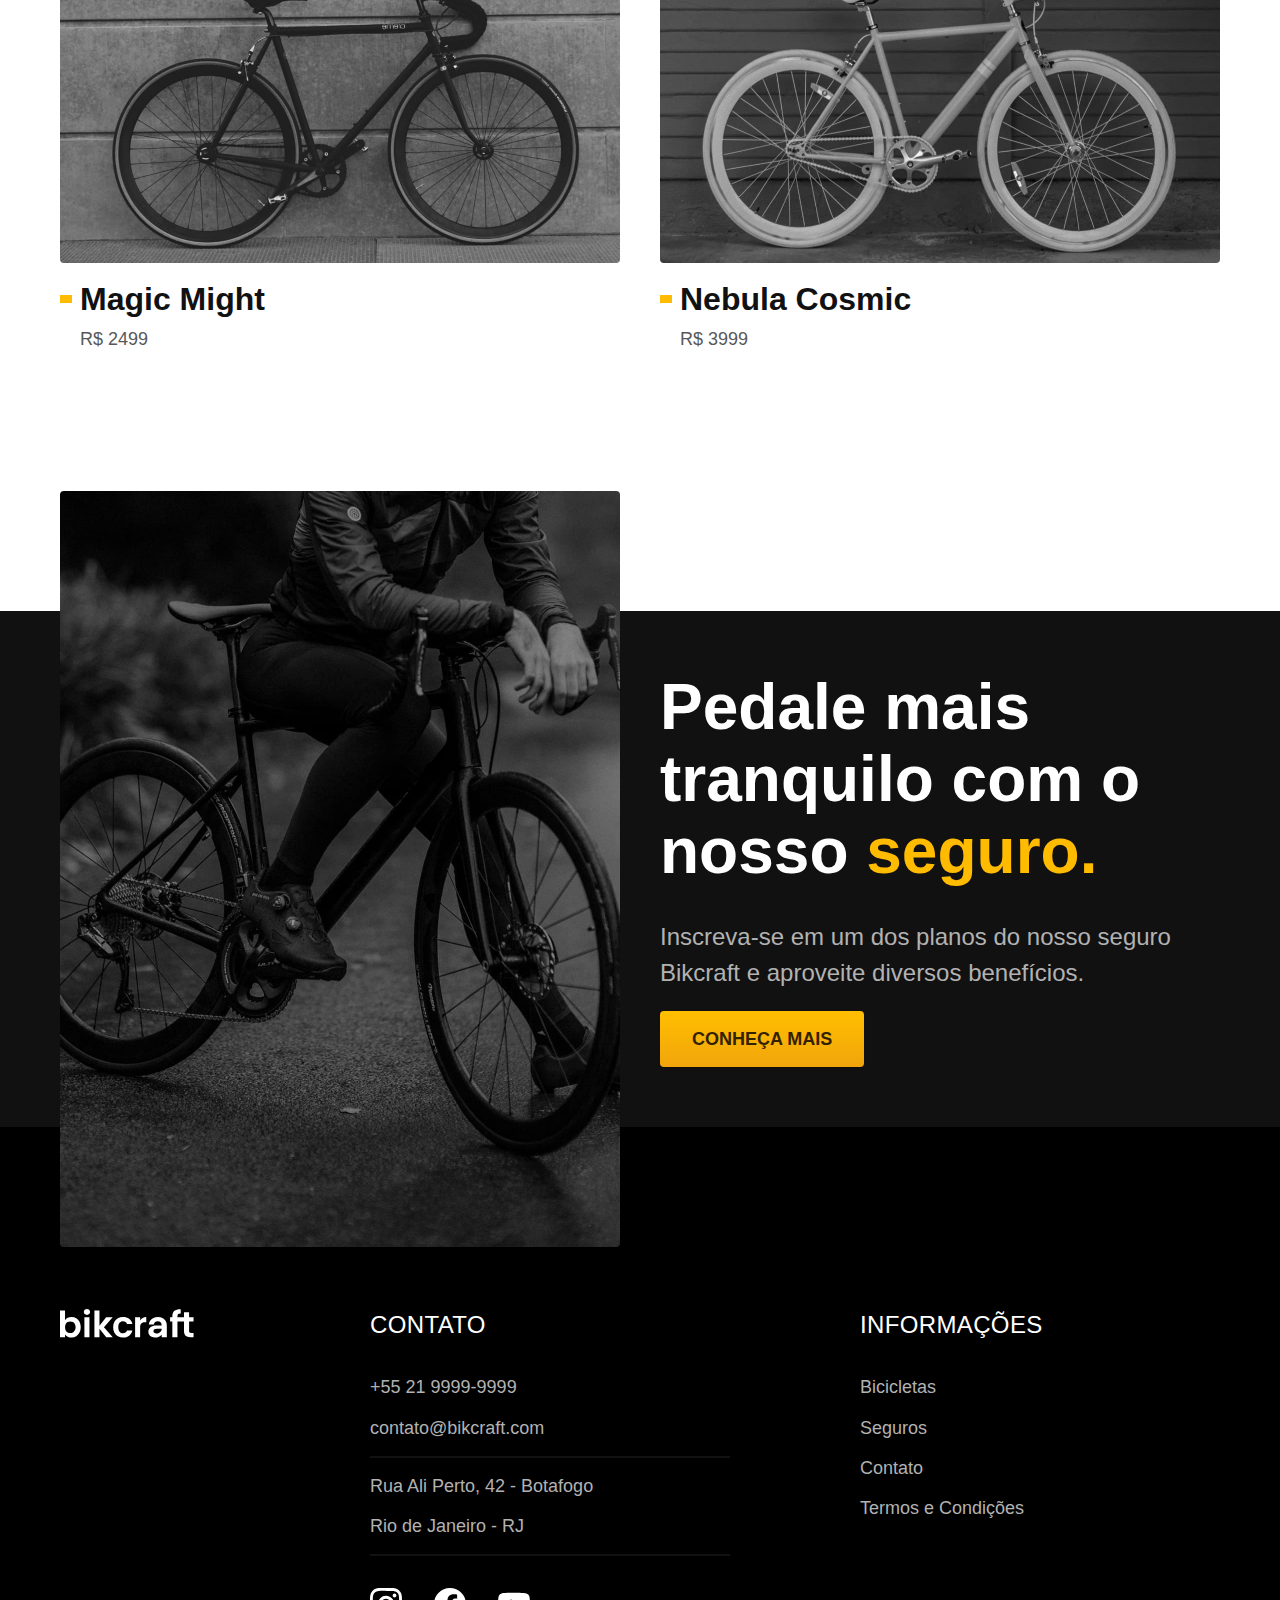
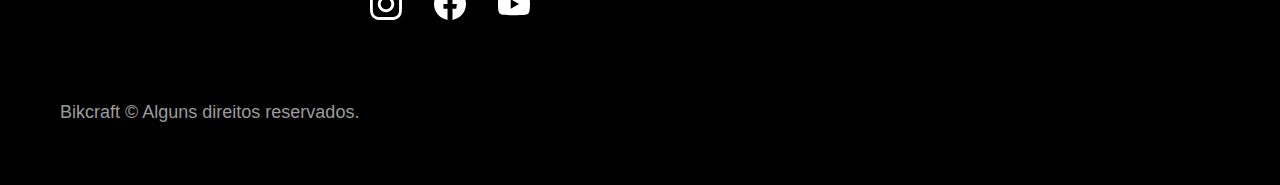
<file: bicicletas/nimbus.html>
<!DOCTYPE html>
<html lang="pt-br">

<head>
  <meta charset="UTF-8">
  <meta name="viewport" content="width=device-width, initial-scale=1.0">

  <title>Nimbus | Bikcraft</title>
  <meta name="description" content="Nimbus.">

  <link rel="preload" href="../css/style.css" as="style">
  <link rel="stylesheet" href="../css/style.css">
</head>

<body id="bicicleta">
  <header class="header-bg">
    <div class="header container">
      <a href="../../bikcraft">
        <img src="../img/bikcraft.svg" alt="Bikcraft">
      </a>

      <nav aria-label="primaria">
        <ul class="header-menu font-1-m cor-0">
          <li><a href="../bicicletas.html">Bicicletas</a></li>
          <li><a href="../seguros.html">Seguros</a></li>
          <li><a href="../contato.html">Contato</a></li>
        </ul>
      </nav>
    </div>
  </header>

  <main class="titulo-bg">
    <div>
      <div class="titulo container">
        <p class="font-2-xl cor-5">R$ 4999</p>
        <h1 class="font-1-xxl cor-0">Nimbus Stark<span class="cor-p1">.</span></h1>
      </div>
    </div>
    <div class="bicicleta container">
      <div class="bicicleta-imagens">
        <img src="../img/bicicleta/nimbus1.jpg" alt="">
        <img src="../img/bicicleta/nimbus2.jpg" alt="">
        <img src="../img/bicicleta/nimbus3.jpg" alt="">
      </div>
      <div class="bicicleta-conteudo">
        <p class="font-2-l cor-5">A Nimbus Stark é a melhor Bikcraft já criada pela nossa equipe. Ela vem equipada com os melhores acessórios, o que garante maior velocidade.</p>
        <div class="bicicleta-comprar">
          <a class="botao" href="../orcamento.html">Comprar Agora</a>
          <span class="font-1-xs cor-6"><img src="../img/icones/entrega.svg" alt=""> entrega em 5 dias</span>
          <span class="font-1-xs cor-6"><img src="../img/icones/estoque.svg" alt=""> 18 em estoque</span>
        </div>

        <h2 class="font-1-xs cor-0">Informações</h2>
        <ul class="bicicleta-informacoes">
          <li>
            <img src="../img/icones/eletrica.svg" alt="">
            <h3 class="font-1-m cor-0">Motor Elétrico</h3>
            <p class="font-2-xs cor-5">Permite você viajar distâncias inimaginaveis com a sua bike.</p>
          </li>
          <li>
            <img src="../img/icones/velocidade.svg" alt="">
            <h3 class="font-1-m cor-0">50 km/h</h3>
            <p class="font-2-xs cor-5">A mais rápida bicicleta elétrica disponível hoje no mercado.</p>
          </li>
          <li>
            <img src="../img/icones/rastreador.svg" alt="">
            <h3 class="font-1-m cor-0">Rastreador</h3>
            <p class="font-2-xs cor-5">Rastreador e sistema anti-furto para garantir o seu sossego.</p>
          </li>
          <li>
            <img src="../img/icones/carbono.svg" alt="">
            <h3 class="font-1-m cor-0">Fibra de Carbono</h3>
            <p class="font-2-xs cor-5">Maior proteção possível para a sua Bikcraft com fibra de carbono.</p>
          </li>
        </ul>
        <h2 class="font-1-xs cor-0">Ficha Técnica</h2>
        <ul class="bicicleta-ficha font-2-s cor-4">
          <li>Peso <span>9 kg</span></li>
          <li>Altura <span>60 cm</span></li>
          <li>Largura <span>120 cm</span></li>
          <li>Profundidade <span>10 cm</span></li>
          <li>Marchas <span>16</span></li>
          <li>Roda <span>29</span></li>
        </ul>
      </div>
    </div>
  </main>

  <article class="bicicletas-lista container">
    <h2 class="font-1-xxl">escolha a sua<span class="cor-p1">.</span></h2>

    <ul>
      <li>
        <a href="magic.html">
          <img src="../img/bicicletas/magic.jpg" alt="Bicicleta preta">
          <h3 class="font-1-xl">Magic Might</h3>
          <span class="font-2-m cor-8">R$ 2499</span>
        </a>
      </li>
      <li>
        <a href="nebula.html">
          <img src="../img/bicicletas/nebula.jpg" alt="Bicicleta preta">
          <h3 class="font-1-xl">Nebula Cosmic</h3>
          <span class="font-2-m cor-8">R$ 3999</span>
        </a>
      </li>
    </ul>
  </article>

  <article class="seguro-bg">
    <div class="seguro container">
      <div class="seguro-imagem">
        <img src="../img/fotos/seguros.jpg" alt="Pessoa parada em cima de uma bicicleta.">
      </div>
      <div class="seguro-conteudo">
        <h2 class="font-1-xxl cor-0">Pedale mais tranquilo com o nosso <span class="cor-p1">seguro.</span></h2>
        <p class="font-2-l cor-5">Inscreva-se em um dos planos do nosso seguro Bikcraft e aproveite diversos benefícios.</p>
        <a class="botao" href="../seguros.html">Conheça Mais</a>
      </div>
    </div>
  </article>

  <footer class="footer-bg">
    <div class="footer container">
      <img src="../img/bikcraft.svg" alt="Bikcraft">
      <div class="footer-contato">
        <h3 class="font-2-l-b cor-0">Contato</h3>
        <ul class="font-2-m cor-5">
          <li><a href="tel:+552199999999">+55 21 9999-9999</a></li>
          <li><a href="mailto:contato@bikcraft.com">contato@bikcraft.com</a></li>
          <li>Rua Ali Perto, 42 - Botafogo</li>
          <li>Rio de Janeiro - RJ</li>
        </ul>
        <div class="footer-redes">
          <a href="../../bikcraft">
            <img src="../img/redes/instagram.svg" alt="Instagram">
          </a>
          <a href="../../bikcraft">
            <img src="../img/redes/facebook.svg" alt="Facebook">
          </a>
          <a href="../../bikcraft">
            <img src="../img/redes/youtube.svg" alt="Youtube">
          </a>
        </div>
      </div>
      <div class="footer-informacoes">
        <h3 class="font-2-l-b cor-0">Informações</h3>
        <nav>
          <ul class="font-1-m cor-5">
            <li><a href="../bicicletas.html">Bicicletas</a></li>
            <li><a href="../seguros.html">Seguros</a></li>
            <li><a href="../contato.html">Contato</a></li>
            <li><a href="../termos.html">Termos e Condições</a></li>
          </ul>
        </nav>
      </div>
      <p class="footer-copy font-2-m cor-6">Bikcraft © Alguns direitos reservados.</p>
    </div>
  </footer>
</body>

</html>
</file>
<file: css/style.css>
@import "global/global.css";
@import "utilidades/tipografia.css";
@import "utilidades/cores.css";

@import "global/header.css";
@import "global/footer.css";

/* Utilidades */
@import "utilidades/componentes.css";
@import "utilidades/formulario.css";

/* Home */
@import "home/introducao.css";
@import "home/tecnologia.css";
@import "home/parceiros.css";
@import "home/depoimento.css";

/* Bicicletas */
@import "bicicletas/bicicletas-lista.css";
@import "bicicletas/bicicletas.css";

/* Bicicleta */
@import "bicicleta/bicicleta.css";
@import "bicicleta/seguro.css";

/* Seguros */
@import "seguros/seguros.css";
@import "seguros/vantagens.css";
@import "seguros/perguntas.css";

/* Contato */
@import "contato/contato.css";
@import "contato/lojas.css";

/* Contato */
@import "orcamento/orcamento.css";

/* Termos */
@import "termos/termos.css";
</file>
